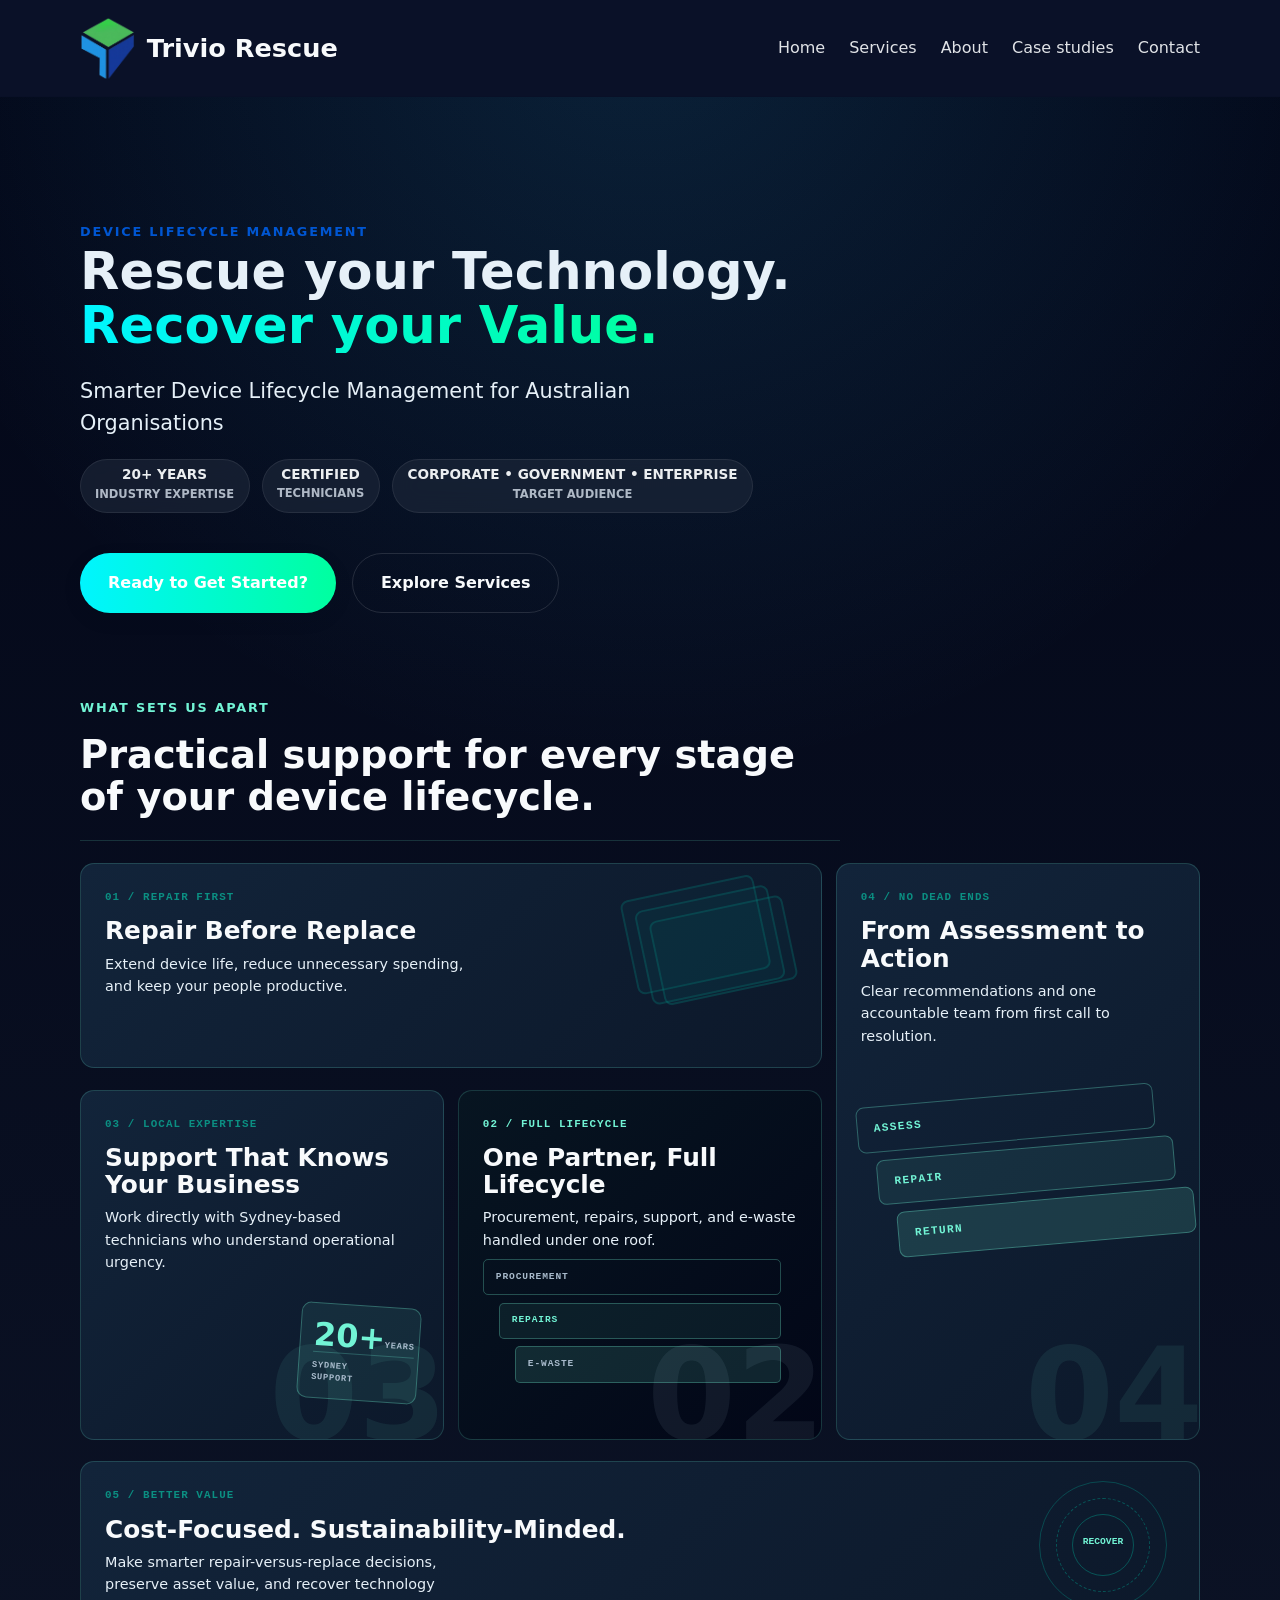
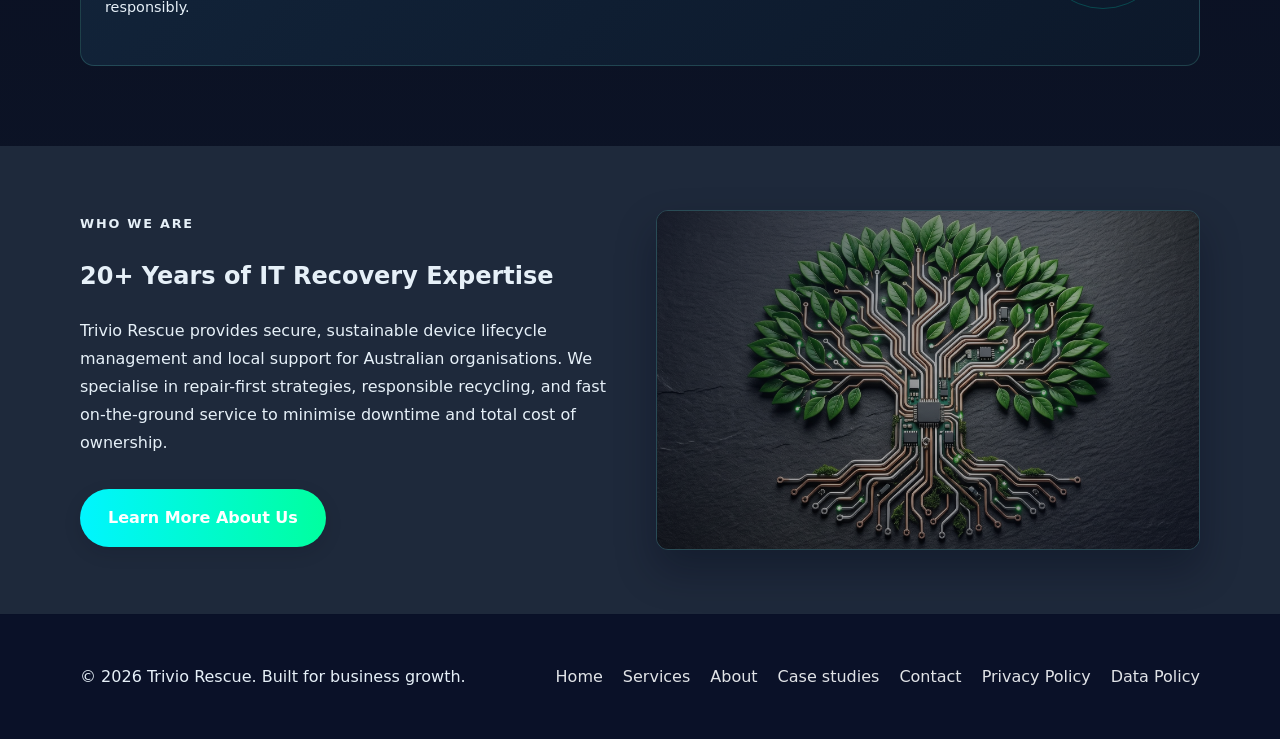
<file: index.html>
<!DOCTYPE html>
<html lang="en">
<head>
  <meta charset="UTF-8">
  <meta name="viewport" content="width=device-width, initial-scale=1.0">
  <title>Trivio Rescue | Business Solutions</title>
  <link rel="icon" type="image/png" href="/logo.png">
  <meta name="description" content="Trivio Rescue delivers expert business services, modern web strategy, and reliable support to help your company grow.">
  <link rel="canonical" href="https://www.triviorescue.com/">
  <meta property="og:title" content="Trivio Rescue | Business Solutions">
  <meta property="og:description" content="Trivio Rescue delivers expert business services, modern web strategy, and reliable support to help your company grow.">
  <meta property="og:type" content="website">
  <meta property="og:url" content="https://www.triviorescue.com/">
  <meta name="twitter:card" content="summary">
  <script type="application/ld+json">
  {
    "@context": "https://schema.org",
    "@type": "Organization",
    "name": "Trivio Rescue",
    "url": "https://www.triviorescue.com/"
  }
  </script>
  <link rel="stylesheet" href="/assets/css/styles.css">
</head>
<body>
  <div data-include="/partials/header.html"></div>

  <main id="content">
    <section class="hero">
      <div class="container hero-grid">
        <div class="reveal" style="transition-delay:0s">
          <span class="eyebrow">Device lifecycle management</span>
          <h1>Rescue your Technology. <span class="gradient-text">Recover your Value.</span></h1>
          <p class="lead">Smarter Device Lifecycle Management for Australian Organisations</p>

          <div class="trust-indicators reveal" style="transition-delay:0.08s">
            <div class="trust-item">
              <strong>20+ YEARS</strong>
              <span>INDUSTRY EXPERTISE</span>
            </div>
            <div class="trust-item">
              <strong>CERTIFIED</strong>
              <span>TECHNICIANS</span>
            </div>
            <div class="trust-item">
              <strong>CORPORATE • GOVERNMENT • ENTERPRISE</strong>
              <span>TARGET AUDIENCE</span>
            </div>
          </div>

          <div class="hero-actions">
            <a href="/contact" class="btn btn-primary">Ready to Get Started?</a>
            <a href="/services" class="btn btn-secondary">Explore Services</a>
          </div>
        </div>

        <div class="value-bento reveal" style="transition-delay:0.16s">
          <div class="bento-heading">
            <p class="eyebrow">What sets us apart</p>
            <h2>Practical support for every stage of your device lifecycle.</h2>
          </div>

          <article class="bento-tile bento-tile-wide bento-tile-light bento-tile-position-1">
            <div class="bento-copy">
              <span class="bento-label">01 / Repair first</span>
              <h3>Repair Before Replace</h3>
              <p>Extend device life, reduce unnecessary spending, and keep your people productive.</p>
            </div>
            <div class="bento-visual bento-visual-device" aria-hidden="true"><span></span><i></i><b></b></div>
          </article>

          <article class="bento-tile bento-tile-dark bento-tile-position-2">
            <div class="bento-copy">
              <span class="bento-label">02 / Full lifecycle</span>
              <h3>One Partner, Full Lifecycle</h3>
              <p>Procurement, repairs, support, and e-waste handled under one roof.</p>
            </div>
            <div class="bento-visual bento-visual-network" aria-hidden="true"><span>PROCUREMENT</span><span>REPAIRS</span><span>E-WASTE</span></div>
            <span class="bento-number" aria-hidden="true">02</span>
          </article>

          <article class="bento-tile bento-tile-light bento-tile-position-3">
            <div class="bento-copy">
              <span class="bento-label">03 / Local expertise</span>
              <h3>Support That Knows Your Business</h3>
              <p>Work directly with Sydney-based technicians who understand operational urgency.</p>
            </div>
            <div class="bento-visual bento-visual-support" aria-hidden="true"><strong>20+</strong><span>YEARS</span><i>SYDNEY<br>SUPPORT</i></div>
            <span class="bento-number" aria-hidden="true">03</span>
          </article>

          <article class="bento-tile bento-tile-tall bento-tile-light bento-tile-position-4">
            <div class="bento-copy">
              <span class="bento-label">04 / No dead ends</span>
              <h3>From Assessment to Action</h3>
              <p>Clear recommendations and one accountable team from first call to resolution.</p>
            </div>
            <div class="bento-visual bento-visual-stack" aria-hidden="true"><span>ASSESS</span><span>REPAIR</span><span>RETURN</span></div>
            <span class="bento-number" aria-hidden="true">04</span>
          </article>

          <article class="bento-tile bento-tile-wide bento-tile-light bento-tile-sustainability bento-tile-position-5">
            <div class="bento-copy">
              <span class="bento-label">05 / Better value</span>
              <h3>Cost-Focused. Sustainability-Minded.</h3>
              <p>Make smarter repair-versus-replace decisions, preserve asset value, and recover technology responsibly.</p>
            </div>
            <div class="bento-visual bento-visual-orbit" aria-hidden="true"><span>RECOVER</span><i></i></div>
          </article>
        </div>
      </div>
    </section>

    <section class="about-preview">
      <div class="container about-grid">
        <div class="about-text reveal" style="transition-delay:0.24s">
          <p class="eyebrow">Who We Are</p>
          <h2>20+ Years of IT Recovery Expertise</h2>
          <p>Trivio Rescue provides secure, sustainable device lifecycle management and local support for Australian organisations. We specialise in repair-first strategies, responsible recycling, and fast on-the-ground service to minimise downtime and total cost of ownership.</p>
          <a href="/about" class="btn btn-primary">Learn More About Us</a>
        </div>

        <div class="about-image reveal" style="transition-delay:0.30s">
          <img src="/sr.jpg" alt="Trivio Rescue technology recovery service">
        </div>
      </div>
    </section>
  </main>

  <div data-include="/partials/footer.html"></div>

  <script src="/assets/js/script.js?v=3" defer></script>
</body>
</html>
</file>
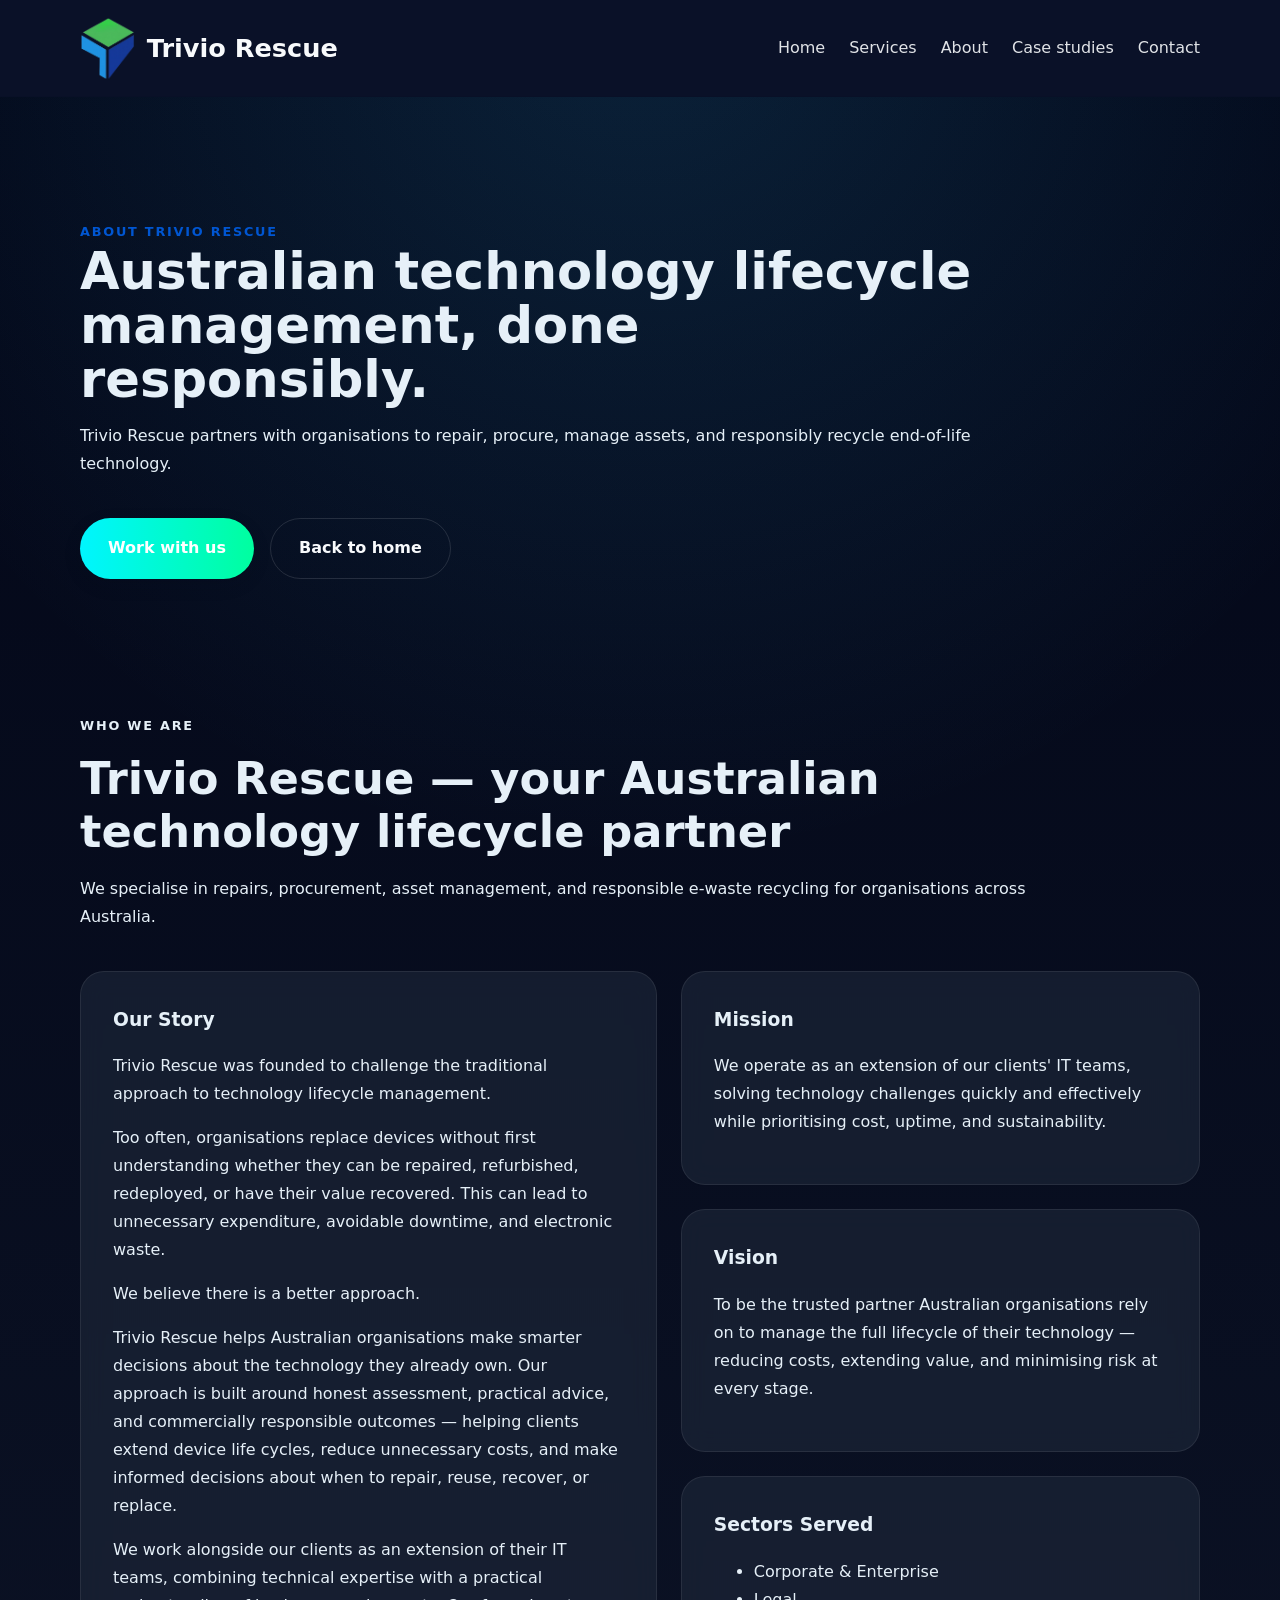
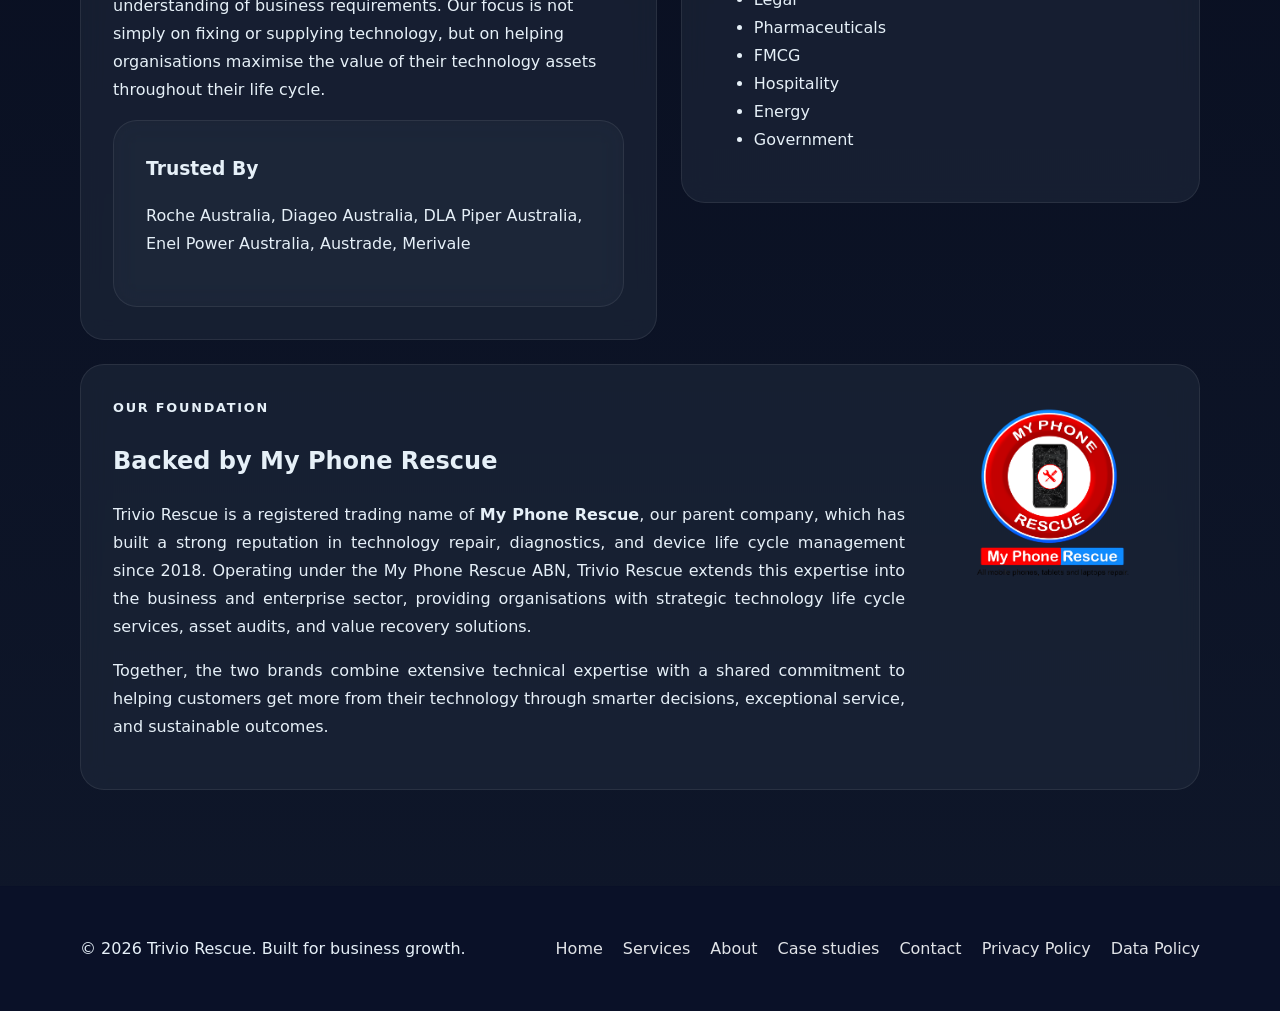
<file: about/index.html>
<!DOCTYPE html>
<html lang="en">
<head>
  <meta charset="UTF-8">
  <meta name="viewport" content="width=device-width, initial-scale=1.0">
  <title>About | Trivio Rescue</title>
  <link rel="icon" type="image/png" href="/logo.png">
  <meta name="description" content="Learn about Trivio Rescue's mission, team, and business approach.">
  <link rel="stylesheet" href="/assets/css/styles.css">
</head>
<body>
  <div data-include="/partials/header.html"></div>

  <main>
    <section class="hero">
      <div class="container hero-grid">
        <div class="reveal">
          <span class="eyebrow">About Trivio Rescue</span>
          <h1>Australian technology lifecycle management, done responsibly.</h1>
          <p>Trivio Rescue partners with organisations to repair, procure, manage assets, and responsibly recycle end-of-life technology.</p>
          <div class="hero-actions">
            <a href="/contact" class="btn btn-primary">Work with us</a>
            <a href="/" class="btn btn-secondary">Back to home</a>
          </div>
        </div>

      </div>
    </section>

    <section class="section about-section">
      <div class="container">
        <div class="section-header reveal">
          <p class="eyebrow">Who We Are</p>
          <h2>Trivio Rescue — your Australian technology lifecycle partner</h2>
          <p>We specialise in repairs, procurement, asset management, and responsible e-waste recycling for organisations across Australia.</p>
        </div>

        <div class="content-grid about-content-grid">
          <div class="card reveal">
            <h3>Our Story</h3>
            <p>Trivio Rescue was founded to challenge the traditional approach to technology lifecycle management.</p>
            <p>Too often, organisations replace devices without first understanding whether they can be repaired, refurbished, redeployed, or have their value recovered. This can lead to unnecessary expenditure, avoidable downtime, and electronic waste.</p>
            <p>We believe there is a better approach.</p>
            <p>Trivio Rescue helps Australian organisations make smarter decisions about the technology they already own. Our approach is built around honest assessment, practical advice, and commercially responsible outcomes — helping clients extend device life cycles, reduce unnecessary costs, and make informed decisions about when to repair, reuse, recover, or replace.</p>
            <p>We work alongside our clients as an extension of their IT teams, combining technical expertise with a practical understanding of business requirements. Our focus is not simply on fixing or supplying technology, but on helping organisations maximise the value of their technology assets throughout their life cycle.</p>

            <div class="about-trusted card reveal">
              <h3>Trusted By</h3>
              <p class="trusted-clients">Roche Australia, Diageo Australia, DLA Piper Australia, Enel Power Australia, Austrade, Merivale</p>
            </div>
          </div>

          <div class="about-side-column">
            <div class="card reveal">
              <h3>Mission</h3>
              <p>We operate as an extension of our clients' IT teams, solving technology challenges quickly and effectively while prioritising cost, uptime, and sustainability.</p>
            </div>

            <div class="card reveal">
              <h3>Vision</h3>
              <p>To be the trusted partner Australian organisations rely on to manage the full lifecycle of their technology — reducing costs, extending value, and minimising risk at every stage.</p>
            </div>

            <div class="about-sectors card reveal">
              <h3>Sectors Served</h3>
              <ul class="sectors-list">
                <li>Corporate & Enterprise</li>
                <li>Legal</li>
                <li>Pharmaceuticals</li>
                <li>FMCG</li>
                <li>Hospitality</li>
                <li>Energy</li>
                <li>Government</li>
              </ul>
            </div>

          </div>
        </div>

        <section class="about-backed-section card reveal">
          <div class="about-backed-copy">
            <p class="eyebrow">Our Foundation</p>
            <h2>Backed by My Phone Rescue</h2>
            <p>Trivio Rescue is a registered trading name of <strong>My Phone Rescue</strong>, our parent company, which has built a strong reputation in technology repair, diagnostics, and device life cycle management since 2018. Operating under the My Phone Rescue ABN, Trivio Rescue extends this expertise into the business and enterprise sector, providing organisations with strategic technology life cycle services, asset audits, and value recovery solutions.</p>
            <p>Together, the two brands combine extensive technical expertise with a shared commitment to helping customers get more from their technology through smarter decisions, exceptional service, and sustainable outcomes.</p>
          </div>
          <img class="about-backed-logo" src="/MyPhoneRescue%20Logo%20Background%20Removed.png" alt="My Phone Rescue logo">
        </section>

      </div>
    </section>
  </main>

  <div data-include="/partials/footer.html"></div>

  <script src="/assets/js/script.js?v=3"></script>
</body>
</html>
</file>
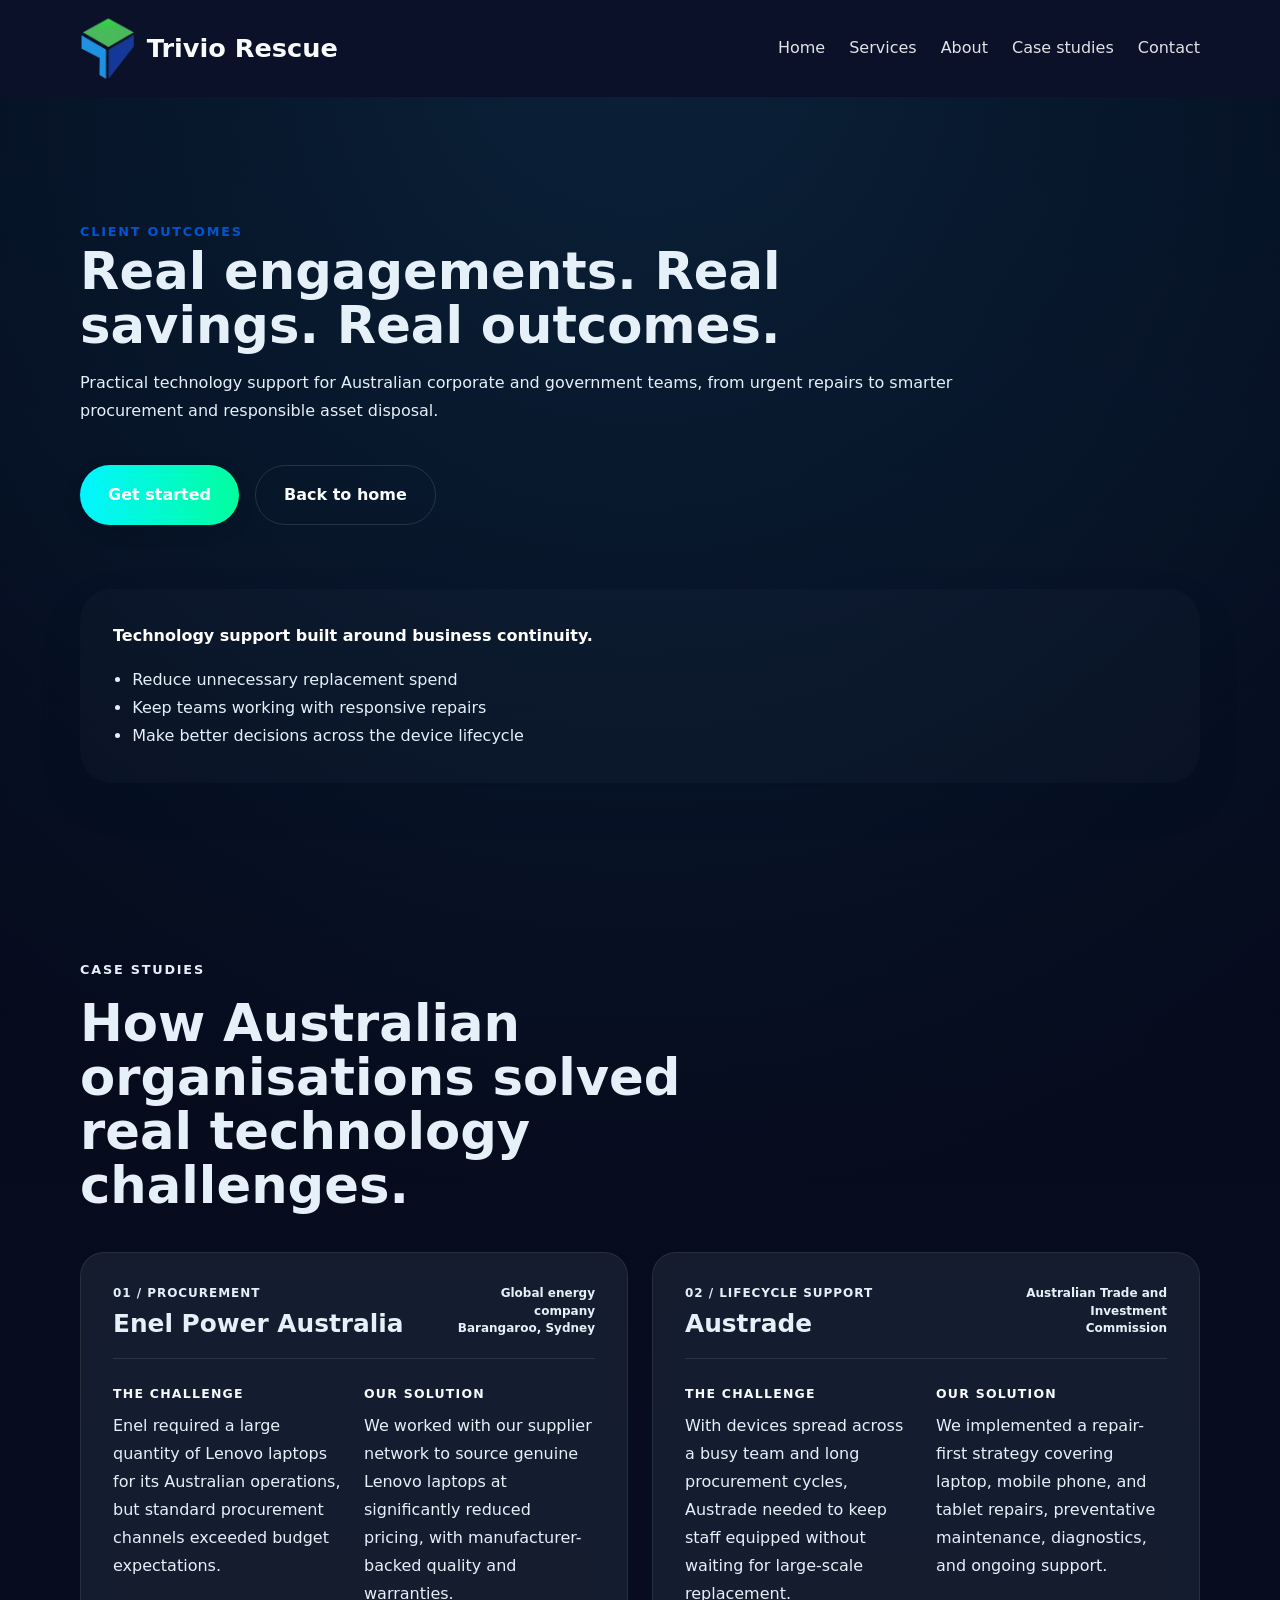
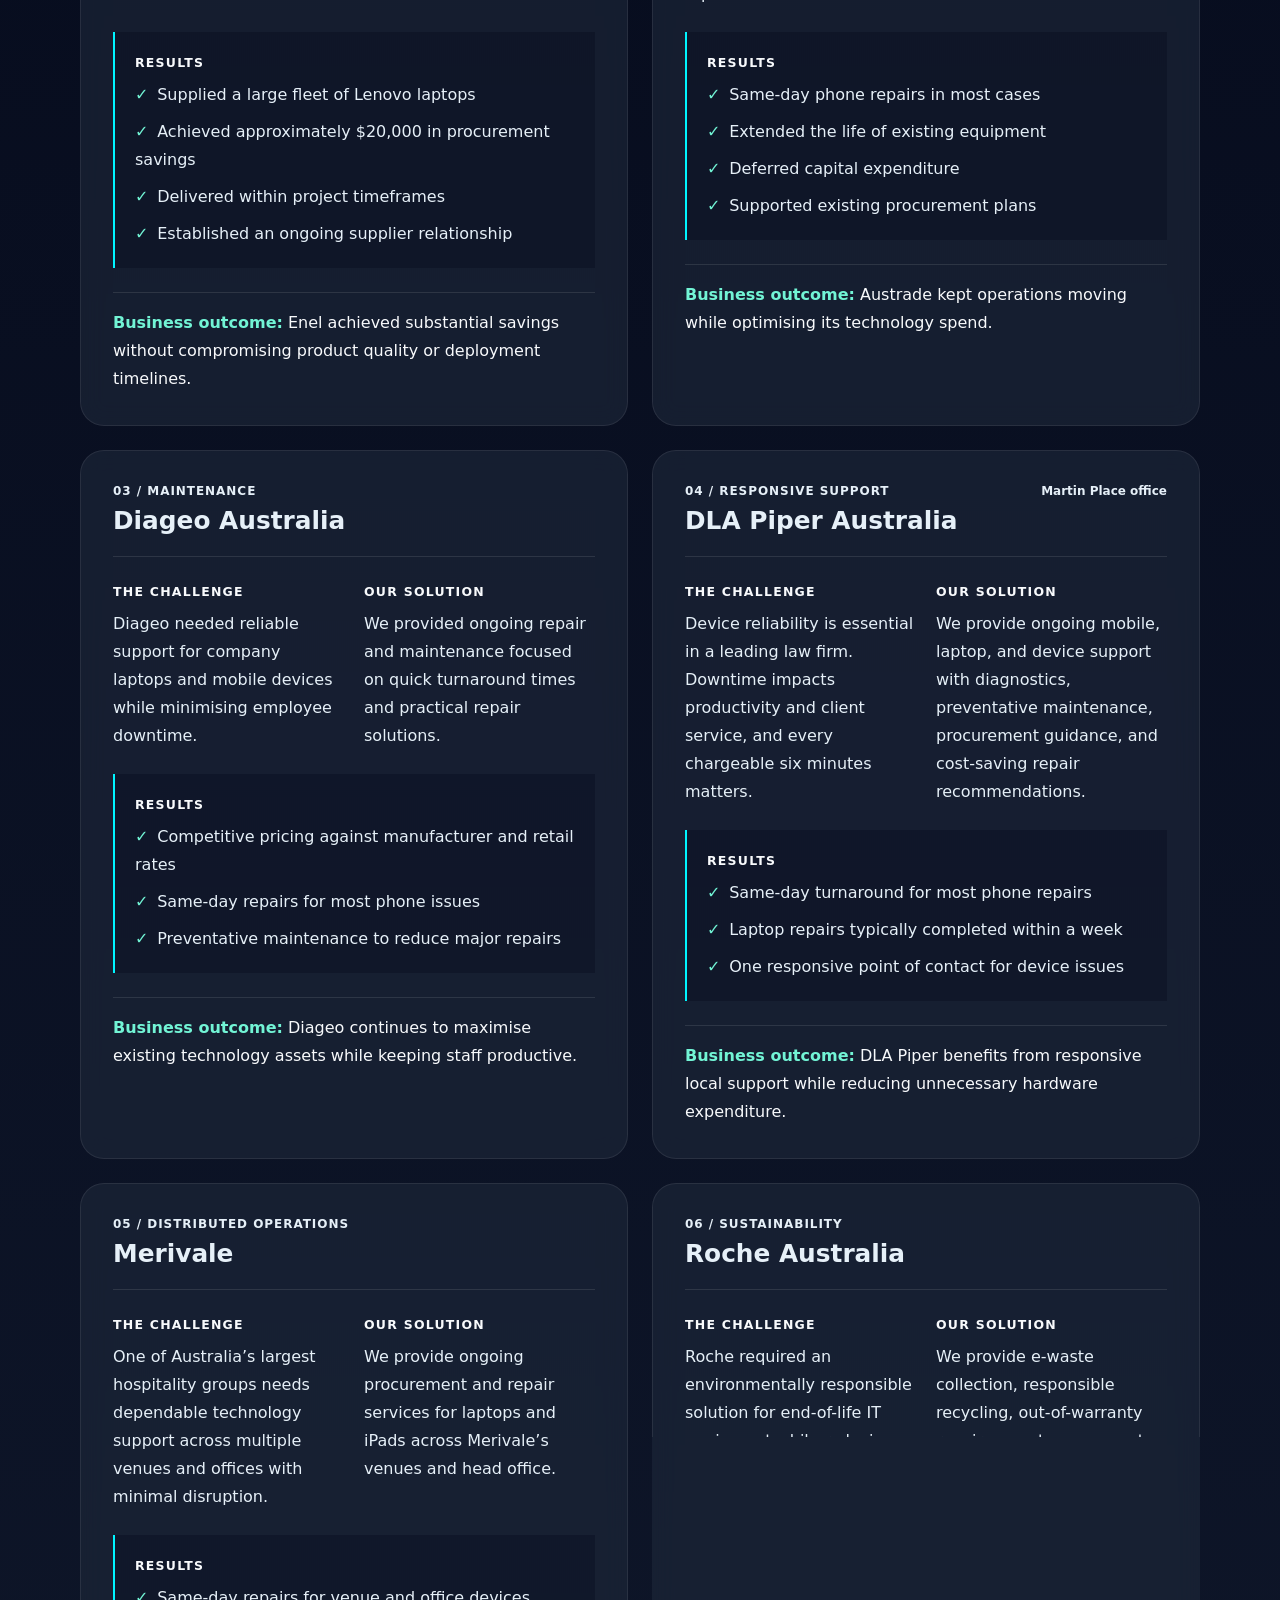
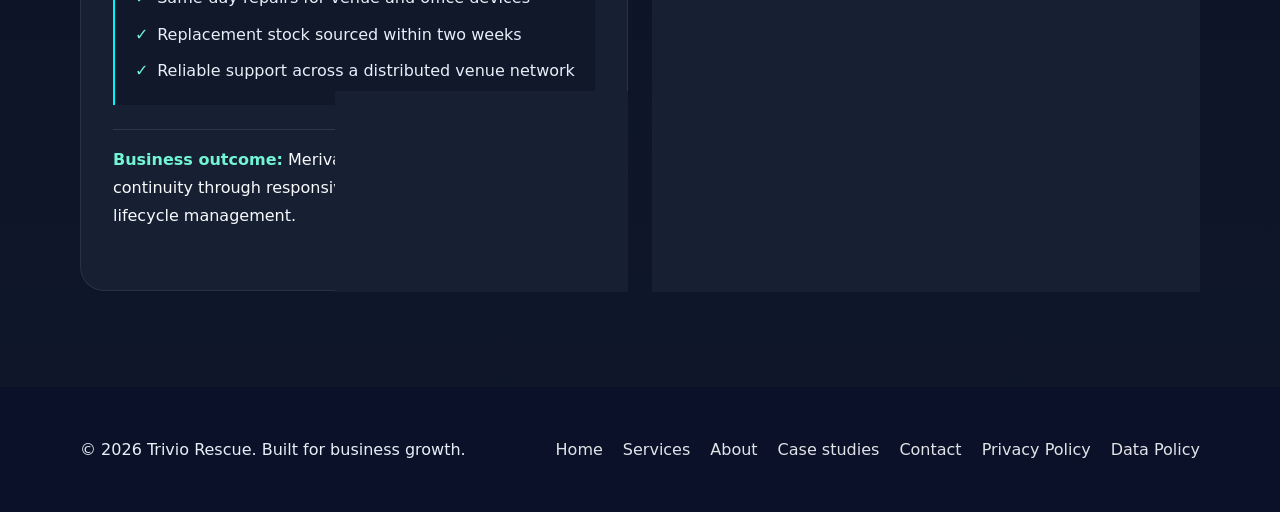
<file: case-studies/index.html>
<!DOCTYPE html>
<html lang="en">
<head>
  <meta charset="UTF-8">
  <meta name="viewport" content="width=device-width, initial-scale=1.0">
  <title>Case studies | Trivio Rescue</title>
  <link rel="icon" type="image/png" href="/logo.png">
  <meta name="description" content="See how Trivio Rescue helps Australian corporate and government teams reduce technology costs, downtime, and e-waste.">
  <link rel="stylesheet" href="/assets/css/styles.css">
</head>
<body>
  <div data-include="/partials/header.html"></div>

  <main>
    <section class="hero">
      <div class="container hero-grid">
        <div class="reveal">
          <span class="eyebrow">Client outcomes</span>
          <h1>Real engagements. Real savings. Real outcomes.</h1>
          <p>Practical technology support for Australian corporate and government teams, from urgent repairs to smarter procurement and responsible asset disposal.</p>
          <div class="hero-actions">
            <a href="/contact" class="btn btn-primary">Get started</a>
            <a href="/" class="btn btn-secondary">Back to home</a>
          </div>
        </div>
        <div class="hero-card reveal">
          <p class="stat">Technology support built around business continuity.</p>
          <ul>
            <li>Reduce unnecessary replacement spend</li>
            <li>Keep teams working with responsive repairs</li>
            <li>Make better decisions across the device lifecycle</li>
          </ul>
        </div>
      </div>
    </section>

    <section class="section testimonials-section">
      <div class="container">
        <div class="section-header reveal">
          <p class="eyebrow">Case studies</p>
          <h2>How Australian organisations solved real technology challenges.</h2>
        </div>
        <div class="testimonials-grid">
          <article class="card case-study reveal">
            <header class="case-study-header">
              <div>
                <p class="case-study-number">01 / Procurement</p>
                <h3>Enel Power Australia</h3>
              </div>
              <p class="case-study-meta">Global energy company<br>Barangaroo, Sydney</p>
            </header>
            <div class="case-study-body">
              <div><h4>The challenge</h4><p>Enel required a large quantity of Lenovo laptops for its Australian operations, but standard procurement channels exceeded budget expectations.</p></div>
              <div><h4>Our solution</h4><p>We worked with our supplier network to source genuine Lenovo laptops at significantly reduced pricing, with manufacturer-backed quality and warranties.</p></div>
            </div>
            <div class="case-study-results"><h4>Results</h4><ul><li>Supplied a large fleet of Lenovo laptops</li><li>Achieved approximately $20,000 in procurement savings</li><li>Delivered within project timeframes</li><li>Established an ongoing supplier relationship</li></ul></div>
            <p class="case-study-outcome"><strong>Business outcome:</strong> Enel achieved substantial savings without compromising product quality or deployment timelines.</p>
          </article>

          <article class="card case-study reveal">
            <header class="case-study-header"><div><p class="case-study-number">02 / Lifecycle support</p><h3>Austrade</h3></div><p class="case-study-meta">Australian Trade and<br>Investment Commission</p></header>
            <div class="case-study-body"><div><h4>The challenge</h4><p>With devices spread across a busy team and long procurement cycles, Austrade needed to keep staff equipped without waiting for large-scale replacement.</p></div><div><h4>Our solution</h4><p>We implemented a repair-first strategy covering laptop, mobile phone, and tablet repairs, preventative maintenance, diagnostics, and ongoing support.</p></div></div>
            <div class="case-study-results"><h4>Results</h4><ul><li>Same-day phone repairs in most cases</li><li>Extended the life of existing equipment</li><li>Deferred capital expenditure</li><li>Supported existing procurement plans</li></ul></div>
            <p class="case-study-outcome"><strong>Business outcome:</strong> Austrade kept operations moving while optimising its technology spend.</p>
          </article>

          <article class="card case-study reveal">
            <header class="case-study-header"><div><p class="case-study-number">03 / Maintenance</p><h3>Diageo Australia</h3></div></header>
            <div class="case-study-body"><div><h4>The challenge</h4><p>Diageo needed reliable support for company laptops and mobile devices while minimising employee downtime.</p></div><div><h4>Our solution</h4><p>We provided ongoing repair and maintenance focused on quick turnaround times and practical repair solutions.</p></div></div>
            <div class="case-study-results"><h4>Results</h4><ul><li>Competitive pricing against manufacturer and retail rates</li><li>Same-day repairs for most phone issues</li><li>Preventative maintenance to reduce major repairs</li></ul></div>
            <p class="case-study-outcome"><strong>Business outcome:</strong> Diageo continues to maximise existing technology assets while keeping staff productive.</p>
          </article>

          <article class="card case-study reveal">
            <header class="case-study-header"><div><p class="case-study-number">04 / Responsive support</p><h3>DLA Piper Australia</h3></div><p class="case-study-meta">Martin Place office</p></header>
            <div class="case-study-body"><div><h4>The challenge</h4><p>Device reliability is essential in a leading law firm. Downtime impacts productivity and client service, and every chargeable six minutes matters.</p></div><div><h4>Our solution</h4><p>We provide ongoing mobile, laptop, and device support with diagnostics, preventative maintenance, procurement guidance, and cost-saving repair recommendations.</p></div></div>
            <div class="case-study-results"><h4>Results</h4><ul><li>Same-day turnaround for most phone repairs</li><li>Laptop repairs typically completed within a week</li><li>One responsive point of contact for device issues</li></ul></div>
            <p class="case-study-outcome"><strong>Business outcome:</strong> DLA Piper benefits from responsive local support while reducing unnecessary hardware expenditure.</p>
          </article>

          <article class="card case-study reveal">
            <header class="case-study-header"><div><p class="case-study-number">05 / Distributed operations</p><h3>Merivale</h3></div></header>
            <div class="case-study-body"><div><h4>The challenge</h4><p>One of Australia’s largest hospitality groups needs dependable technology support across multiple venues and offices with minimal disruption.</p></div><div><h4>Our solution</h4><p>We provide ongoing procurement and repair services for laptops and iPads across Merivale’s venues and head office.</p></div></div>
            <div class="case-study-results"><h4>Results</h4><ul><li>Same-day repairs for venue and office devices</li><li>Replacement stock sourced within two weeks</li><li>Reliable support across a distributed venue network</li></ul></div>
            <p class="case-study-outcome"><strong>Business outcome:</strong> Merivale maintains operational continuity through responsive support and practical lifecycle management.</p>
          </article>

          <article class="card case-study reveal">
            <header class="case-study-header"><div><p class="case-study-number">06 / Sustainability</p><h3>Roche Australia</h3></div></header>
            <div class="case-study-body"><div><h4>The challenge</h4><p>Roche required an environmentally responsible solution for end-of-life IT equipment while reducing the cost of replacing out-of-warranty devices.</p></div><div><h4>Our solution</h4><p>We provide e-waste collection, responsible recycling, out-of-warranty repairs, asset assessment, and refurbishment where economically viable.</p></div></div>
            <div class="case-study-results"><h4>Results</h4><ul><li>Competitive repair pricing against replacement cost</li><li>Responsible recycling supporting sustainability commitments</li><li>Device-by-device repair or disposal assessment</li></ul></div>
            <p class="case-study-outcome"><strong>Business outcome:</strong> Roche combines environmental responsibility with measurable savings through smarter asset lifecycle management.</p>
          </article>
        </div>
      </div>
    </section>
  </main>

  <div data-include="/partials/footer.html"></div>

  <script src="/assets/js/script.js?v=3"></script>
</body>
</html>
</file>
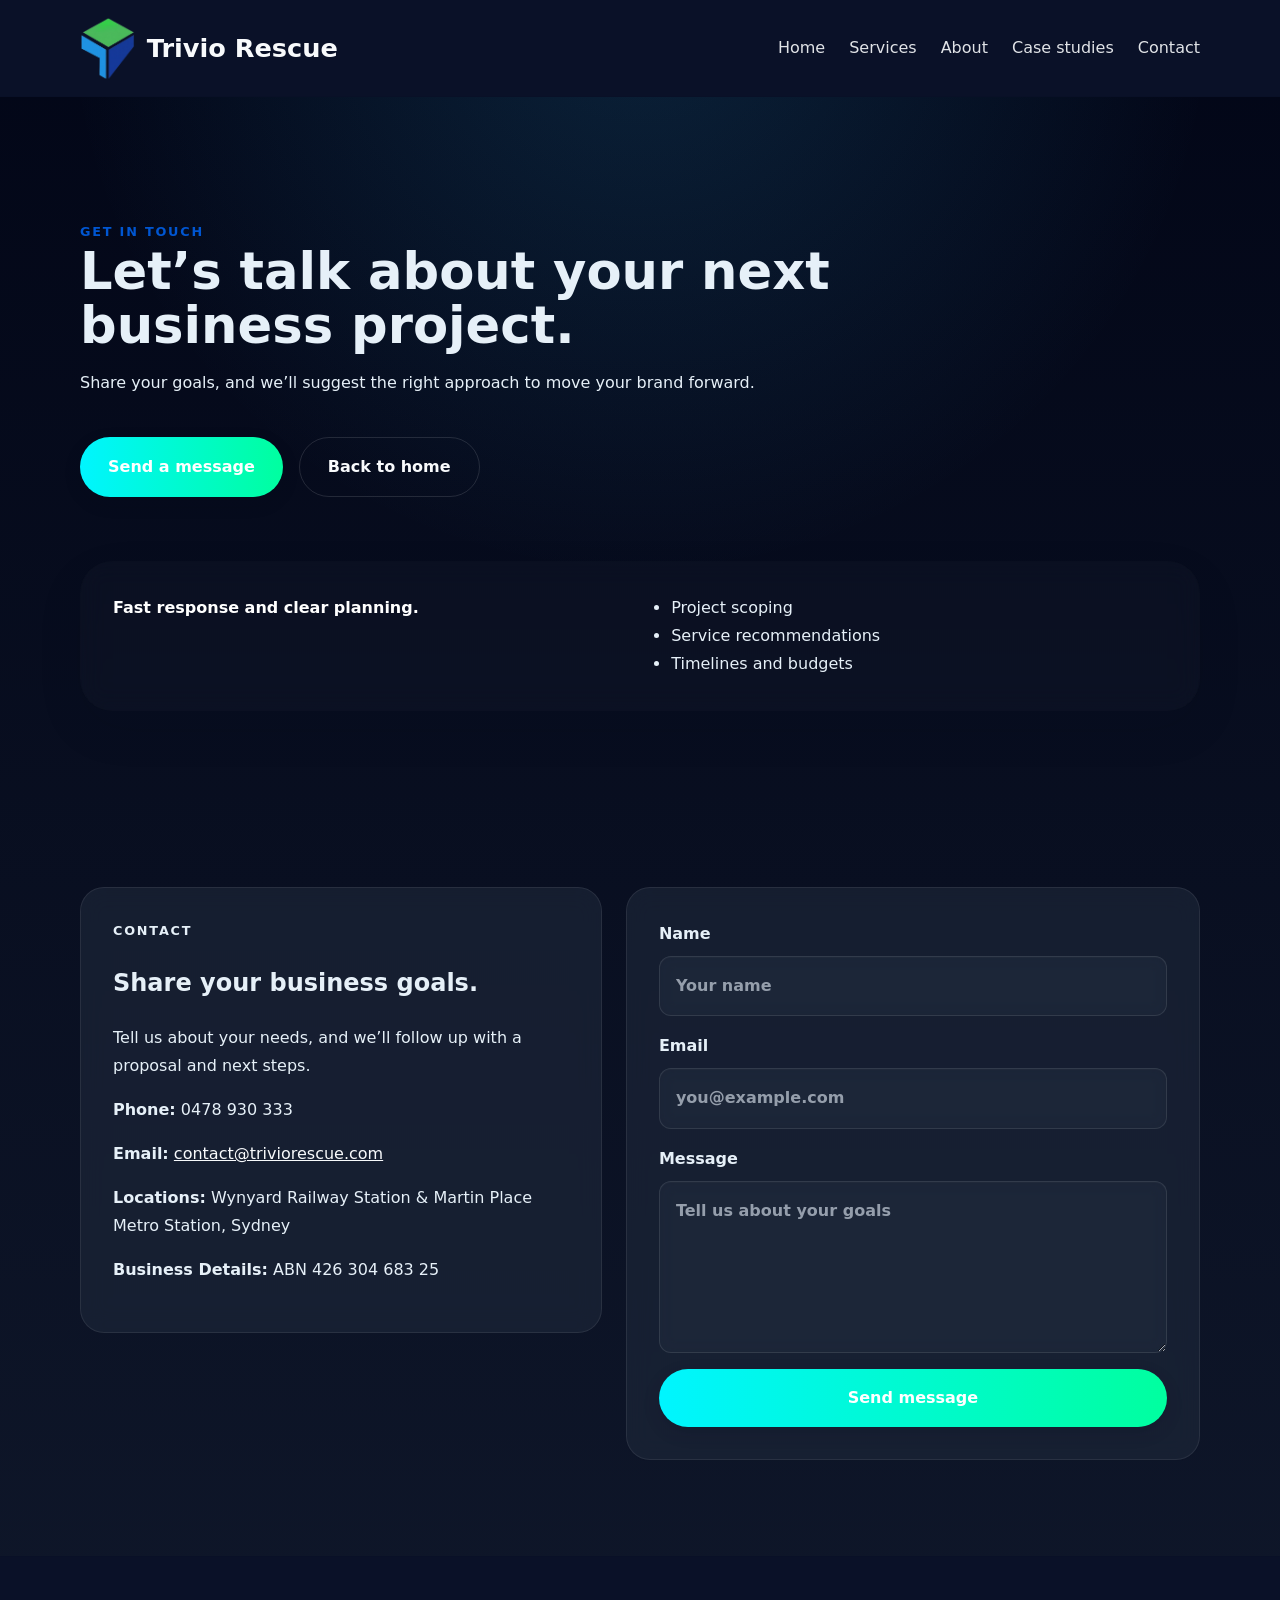
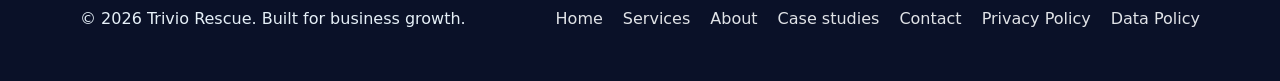
<file: contact/index.html>
<!DOCTYPE html>
<html lang="en">
<head>
  <meta charset="UTF-8">
  <meta name="viewport" content="width=device-width, initial-scale=1.0">
  <title>Contact | Trivio Rescue</title>
  <link rel="icon" type="image/png" href="/logo.png">
  <meta name="description" content="Contact Trivio Rescue for business services, website projects, and operational support.">
  <link rel="stylesheet" href="/assets/css/styles.css">
</head>
<body>
  <div data-include="/partials/header.html"></div>

  <main>
    <section class="hero">
      <div class="container hero-grid">
        <div class="reveal">
          <span class="eyebrow">Get in touch</span>
          <h1>Let’s talk about your next business project.</h1>
          <p>Share your goals, and we’ll suggest the right approach to move your brand forward.</p>
          <div class="hero-actions">
            <a href="#contact-form" class="btn btn-primary">Send a message</a>
            <a href="/" class="btn btn-secondary">Back to home</a>
          </div>
        </div>
        <div class="hero-card value-prop-card reveal">
          <p class="stat">Fast response and clear planning.</p>
          <ul>
            <li>Project scoping</li>
            <li>Service recommendations</li>
            <li>Timelines and budgets</li>
          </ul>
        </div>
      </div>
    </section>

    <section id="contact-form" class="section contact-section">
      <div class="container contact-grid">
        <div class="card reveal">
          <p class="eyebrow">Contact</p>
          <h2>Share your business goals.</h2>
          <p>Tell us about your needs, and we’ll follow up with a proposal and next steps.</p>
          <div class="contact-details">
            <p><strong>Phone:</strong> 0478 930 333</p>
            <p><strong>Email:</strong> <a href="mailto:contact@triviorescue.com">contact@triviorescue.com</a></p>
            <p><strong>Locations:</strong> Wynyard Railway Station &amp; Martin Place Metro Station, Sydney</p>
            <p><strong>Business Details:</strong> ABN 426 304 683 25</p>
          </div>
        </div>

        <form id="contact-form" class="contact-form card reveal" action="https://formspree.io/f/xeajnlpw" method="POST">
          <div id="form-success" class="form-success" style="display:none;margin-bottom:1rem;padding:0.75rem;border-radius:6px;background:#e6ffed;color:#064e3b">Thanks — your message was sent. We’ll respond shortly.</div>

          <input type="hidden" name="_subject" value="Website enquiry - Trivio Rescue">
          <input type="hidden" name="_next" value="/contact/?success=1">

          <label>
            Name
            <input type="text" name="name" placeholder="Your name" required>
          </label>
          <label>
            Email
            <input type="email" name="email" placeholder="you@example.com" required>
          </label>
          <label>
            Message
            <textarea name="message" rows="5" placeholder="Tell us about your goals" required></textarea>
          </label>
          <button type="submit" class="btn btn-primary">Send message</button>
        </form>
        <!-- Disclaimer removed per request -->
      </div>
    </section>
  </main>

  <div data-include="/partials/footer.html"></div>

  <script>
  // Show simple success message when redirected back with ?success=1
  document.addEventListener('DOMContentLoaded', function(){
    try {
      var params = new URLSearchParams(window.location.search);
      if (params.get('success') === '1') {
        var el = document.getElementById('form-success');
        if (el) el.style.display = 'block';
        // remove query string without reloading
        if (history.replaceState) history.replaceState(null, '', window.location.pathname);
      }
    } catch (e) {
      // ignore
    }
  });
  </script>
  <script src="/assets/js/script.js?v=4"></script>
</body>
</html>
</file>
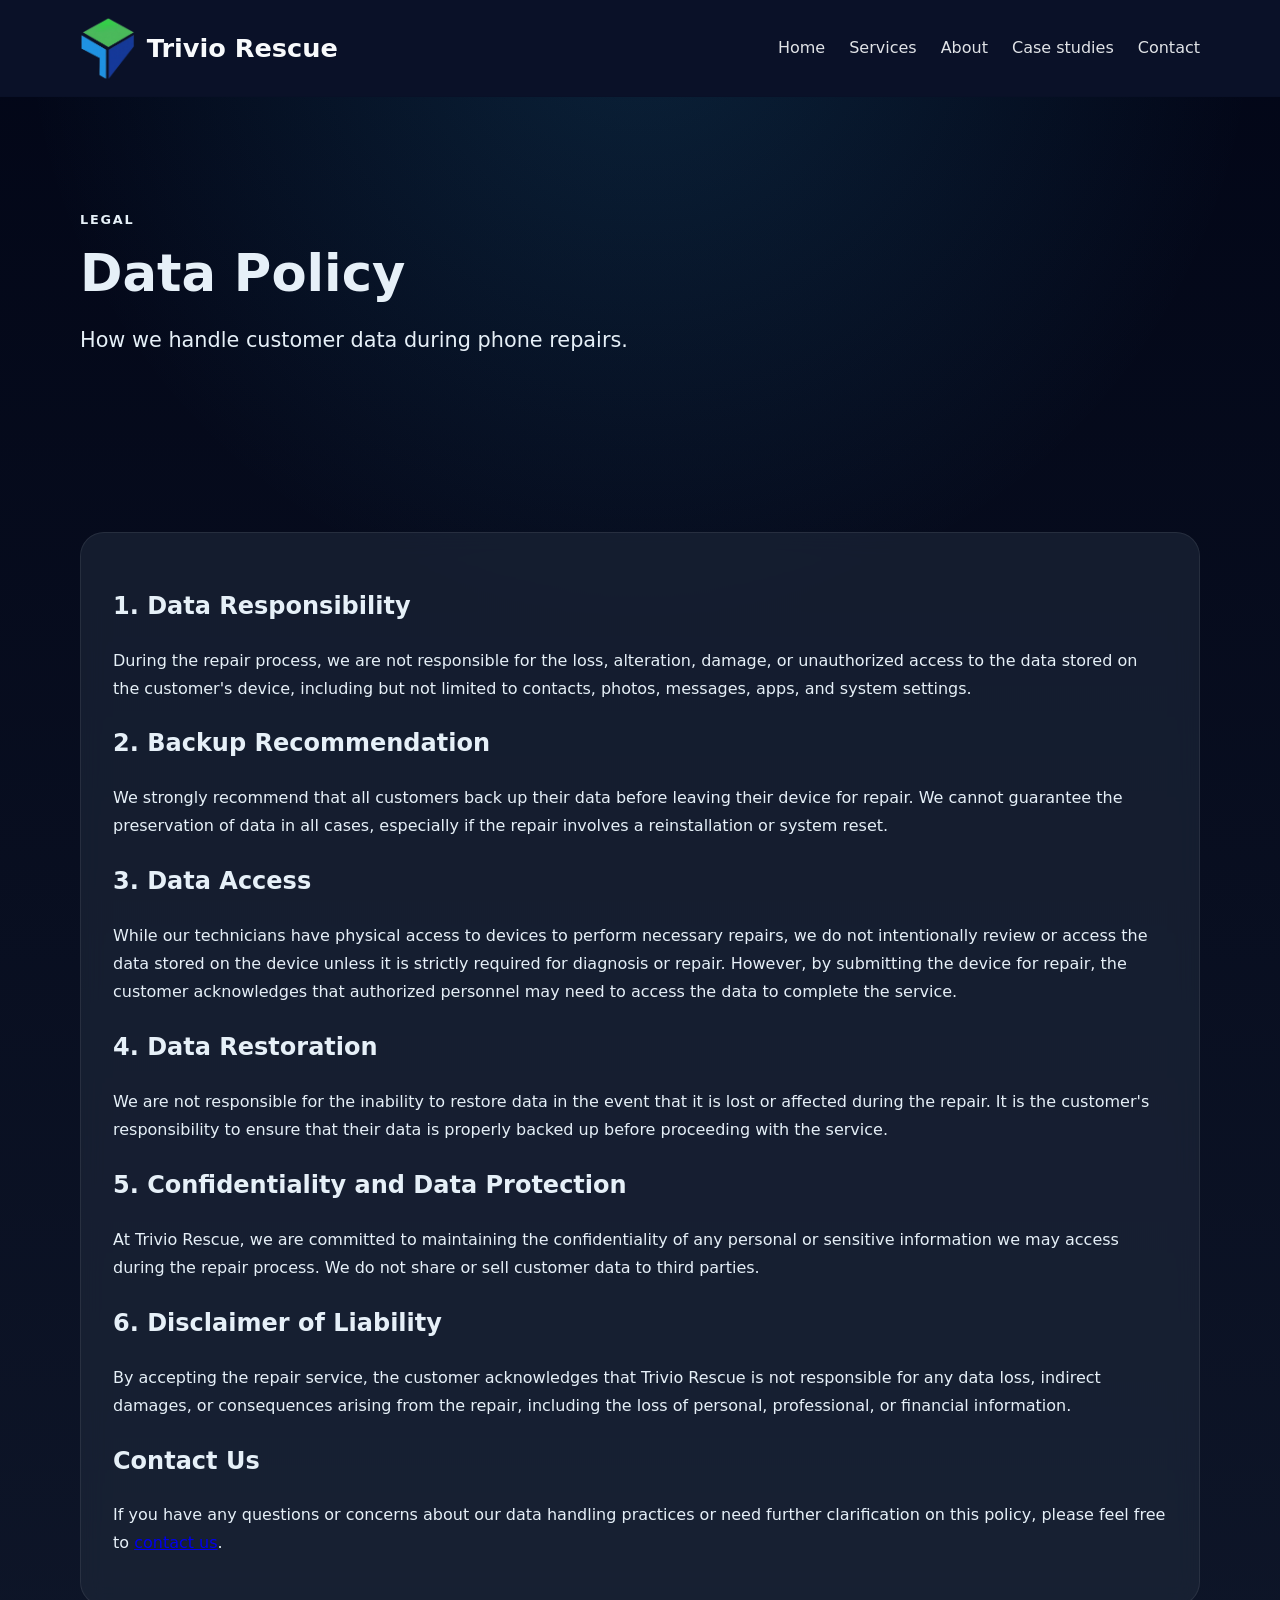
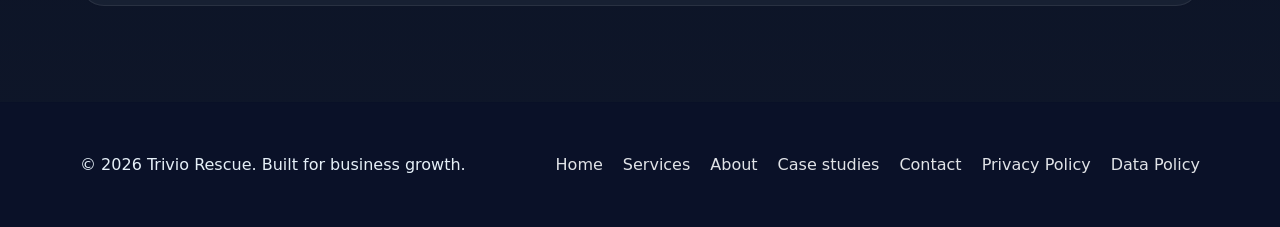
<file: data-policy/index.html>
<!DOCTYPE html>
<html lang="en">
<head>
  <meta charset="UTF-8">
  <meta name="viewport" content="width=device-width, initial-scale=1.0">
  <title>Data Policy | Trivio Rescue</title>
  <meta name="description" content="Data Policy for Trivio Rescue.">
  <link rel="canonical" href="https://www.triviorescue.com/data-policy/">
  <meta property="og:title" content="Data Policy | Trivio Rescue">
  <meta property="og:description" content="Data Policy for Trivio Rescue.">
  <meta property="og:type" content="website">
  <meta property="og:url" content="https://www.triviorescue.com/data-policy/">
  <link rel="icon" type="image/png" href="/logo.png">
  <link rel="stylesheet" href="/assets/css/styles.css">
</head>
<body>
  <div data-include="/partials/header.html"></div>

  <main id="content">
    <section class="hero">
      <div class="container">
        <p class="eyebrow">Legal</p>
        <h1>Data Policy</h1>
        <p class="lead">How we handle customer data during phone repairs.</p>
      </div>
    </section>

    <section class="section">
      <div class="container">
        <div class="card">
          <h2>1. Data Responsibility</h2>
          <p>During the repair process, we are not responsible for the loss, alteration, damage, or unauthorized access to the data stored on the customer's device, including but not limited to contacts, photos, messages, apps, and system settings.</p>

          <h2>2. Backup Recommendation</h2>
          <p>We strongly recommend that all customers back up their data before leaving their device for repair. We cannot guarantee the preservation of data in all cases, especially if the repair involves a reinstallation or system reset.</p>

          <h2>3. Data Access</h2>
          <p>While our technicians have physical access to devices to perform necessary repairs, we do not intentionally review or access the data stored on the device unless it is strictly required for diagnosis or repair. However, by submitting the device for repair, the customer acknowledges that authorized personnel may need to access the data to complete the service.</p>

          <h2>4. Data Restoration</h2>
          <p>We are not responsible for the inability to restore data in the event that it is lost or affected during the repair. It is the customer's responsibility to ensure that their data is properly backed up before proceeding with the service.</p>

          <h2>5. Confidentiality and Data Protection</h2>
          <p>At Trivio Rescue, we are committed to maintaining the confidentiality of any personal or sensitive information we may access during the repair process. We do not share or sell customer data to third parties.</p>

          <h2>6. Disclaimer of Liability</h2>
          <p>By accepting the repair service, the customer acknowledges that Trivio Rescue is not responsible for any data loss, indirect damages, or consequences arising from the repair, including the loss of personal, professional, or financial information.</p>

          <h2>Contact Us</h2>
          <p>If you have any questions or concerns about our data handling practices or need further clarification on this policy, please feel free to <a href="/contact">contact us</a>.</p>
        </div>
      </div>
    </section>
  </main>

  <div data-include="/partials/footer.html"></div>

  <script src="/assets/js/script.js?v=3" defer></script>
</body>
</html>
</file>
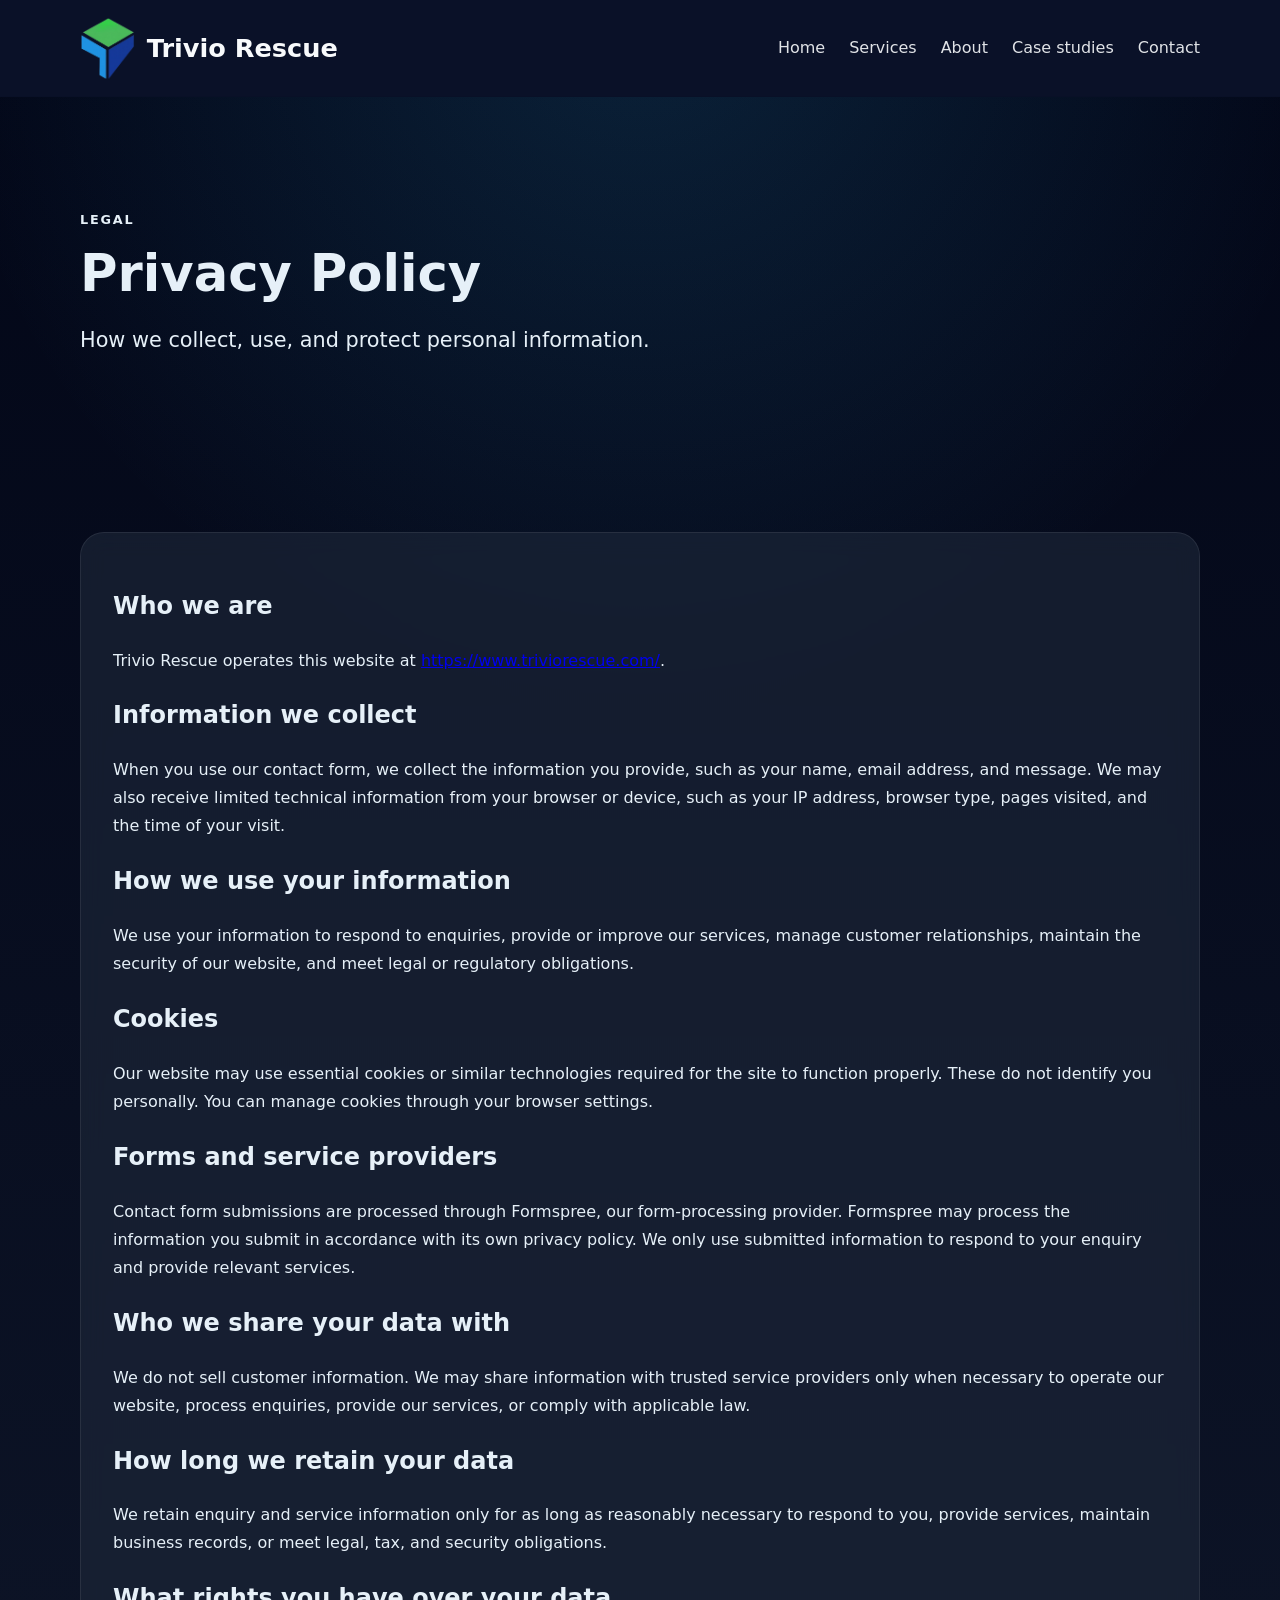
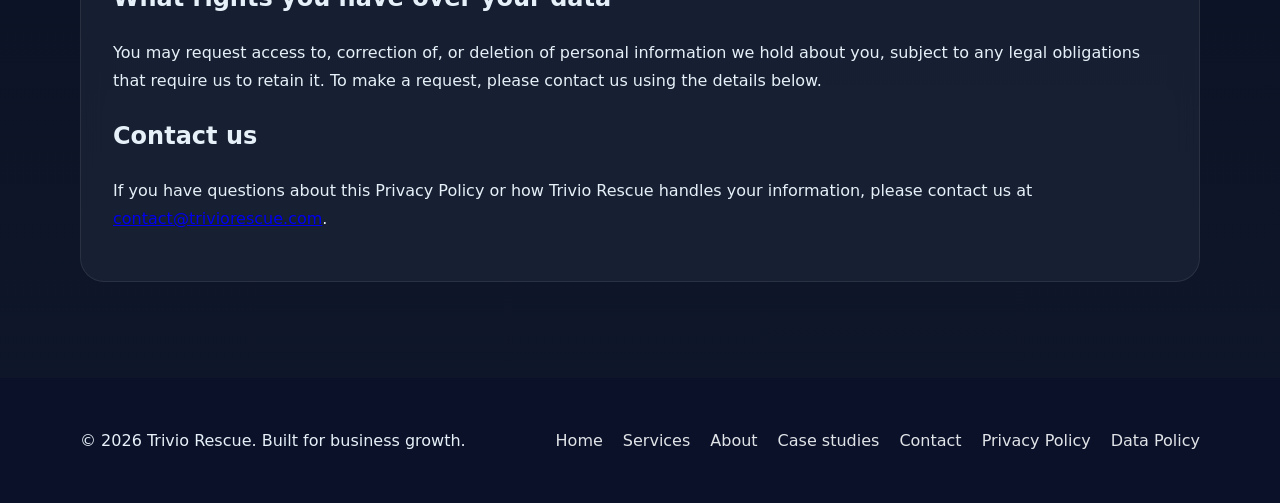
<file: privacy/index.html>
<!DOCTYPE html>
<html lang="en">
<head>
  <meta charset="UTF-8">
  <meta name="viewport" content="width=device-width, initial-scale=1.0">
  <title>Privacy Policy | Trivio Rescue</title>
  <meta name="description" content="Privacy Policy for Trivio Rescue.">
  <link rel="canonical" href="https://www.triviorescue.com/privacy/">
  <meta property="og:title" content="Privacy Policy | Trivio Rescue">
  <meta property="og:description" content="Privacy Policy for Trivio Rescue.">
  <meta property="og:type" content="website">
  <meta property="og:url" content="https://www.triviorescue.com/privacy/">
  <link rel="icon" type="image/png" href="/logo.png">
  <link rel="stylesheet" href="/assets/css/styles.css">
</head>
<body>
  <div data-include="/partials/header.html"></div>

  <main id="content">
    <section class="hero">
      <div class="container">
        <p class="eyebrow">Legal</p>
        <h1>Privacy Policy</h1>
        <p class="lead">How we collect, use, and protect personal information.</p>
      </div>
    </section>

    <section class="section">
      <div class="container">
        <div class="card">
          <h2>Who we are</h2>
          <p>Trivio Rescue operates this website at <a href="https://www.triviorescue.com/">https://www.triviorescue.com/</a>.</p>

          <h2>Information we collect</h2>
          <p>When you use our contact form, we collect the information you provide, such as your name, email address, and message. We may also receive limited technical information from your browser or device, such as your IP address, browser type, pages visited, and the time of your visit.</p>

          <h2>How we use your information</h2>
          <p>We use your information to respond to enquiries, provide or improve our services, manage customer relationships, maintain the security of our website, and meet legal or regulatory obligations.</p>

          <h2>Cookies</h2>
          <p>Our website may use essential cookies or similar technologies required for the site to function properly. These do not identify you personally. You can manage cookies through your browser settings.</p>

          <h2>Forms and service providers</h2>
          <p>Contact form submissions are processed through Formspree, our form-processing provider. Formspree may process the information you submit in accordance with its own privacy policy. We only use submitted information to respond to your enquiry and provide relevant services.</p>

          <h2>Who we share your data with</h2>
          <p>We do not sell customer information. We may share information with trusted service providers only when necessary to operate our website, process enquiries, provide our services, or comply with applicable law.</p>

          <h2>How long we retain your data</h2>
          <p>We retain enquiry and service information only for as long as reasonably necessary to respond to you, provide services, maintain business records, or meet legal, tax, and security obligations.</p>

          <h2>What rights you have over your data</h2>
          <p>You may request access to, correction of, or deletion of personal information we hold about you, subject to any legal obligations that require us to retain it. To make a request, please contact us using the details below.</p>

          <h2>Contact us</h2>
          <p>If you have questions about this Privacy Policy or how Trivio Rescue handles your information, please contact us at <a href="mailto:contact@triviorescue.com">contact@triviorescue.com</a>.</p>
        </div>
      </div>
    </section>
  </main>

  <div data-include="/partials/footer.html"></div>

  <script src="/assets/js/script.js?v=3" defer></script>
</body>
</html>
</file>
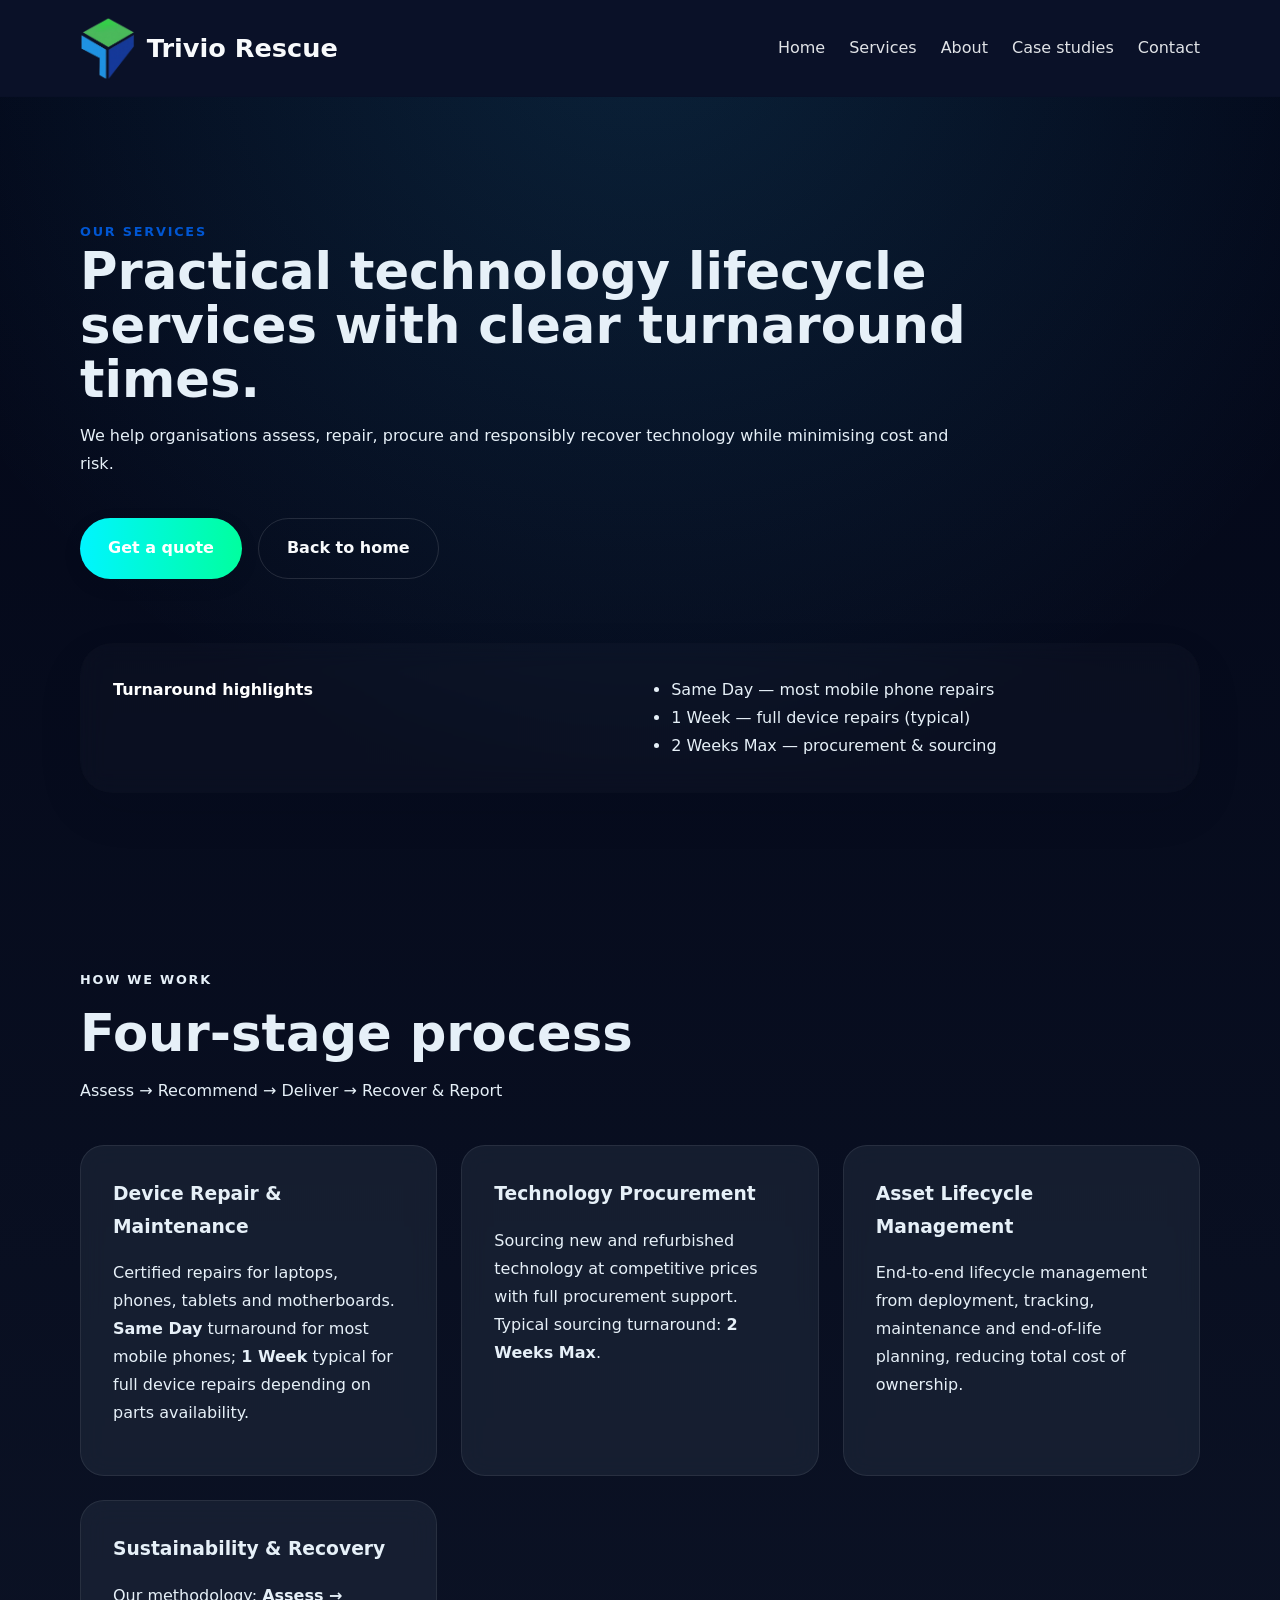
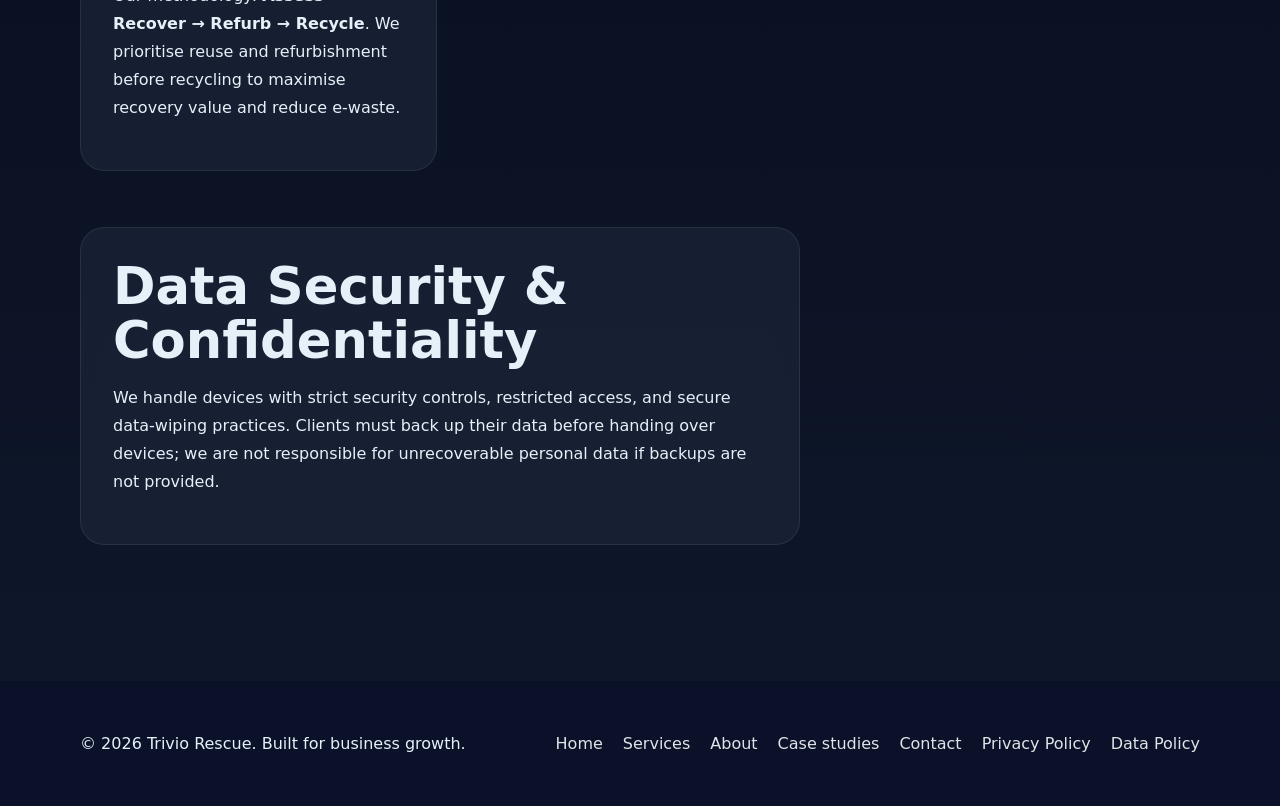
<file: services/index.html>
<!DOCTYPE html>
<html lang="en">
<head>
  <meta charset="UTF-8">
  <meta name="viewport" content="width=device-width, initial-scale=1.0">
  <title>Services | Trivio Rescue</title>
  <link rel="icon" type="image/png" href="/logo.png">
  <meta name="description" content="Explore Trivio Rescue's business services for strategy, design, and operational support.">
  <link rel="stylesheet" href="/assets/css/styles.css">
</head>
<body>
  <div data-include="/partials/header.html"></div>

  <main>
    <section class="hero">
      <div class="container hero-grid">
        <div class="reveal">
          <span class="eyebrow">Our Services</span>
          <h1>Practical technology lifecycle services with clear turnaround times.</h1>
          <p>We help organisations assess, repair, procure and responsibly recover technology while minimising cost and risk.</p>
          <div class="hero-actions">
            <a href="/contact" class="btn btn-primary">Get a quote</a>
            <a href="/" class="btn btn-secondary">Back to home</a>
          </div>
        </div>

        <div class="hero-card value-prop-card reveal">
          <p class="stat">Turnaround highlights</p>
          <ul>
            <li>Same Day — most mobile phone repairs</li>
            <li>1 Week — full device repairs (typical)</li>
            <li>2 Weeks Max — procurement & sourcing</li>
          </ul>
        </div>
      </div>
    </section>

    <section class="section services-section">
      <div class="container">
        <div class="section-header reveal">
          <p class="eyebrow">How We Work</p>
          <h2>Four-stage process</h2>
          <p>Assess → Recommend → Deliver → Recover & Report</p>
        </div>

        <div class="cards-grid">
          <article class="card reveal">
            <h3>Device Repair & Maintenance</h3>
            <p>Certified repairs for laptops, phones, tablets and motherboards. <strong>Same Day</strong> turnaround for most mobile phones; <strong>1 Week</strong> typical for full device repairs depending on parts availability.</p>
          </article>

          <article class="card reveal">
            <h3>Technology Procurement</h3>
            <p>Sourcing new and refurbished technology at competitive prices with full procurement support. Typical sourcing turnaround: <strong>2 Weeks Max</strong>.</p>
          </article>

          <article class="card reveal">
            <h3>Asset Lifecycle Management</h3>
            <p>End-to-end lifecycle management from deployment, tracking, maintenance and end-of-life planning, reducing total cost of ownership.</p>
          </article>

          <article class="card reveal">
            <h3>Sustainability & Recovery</h3>
            <p>Our methodology: <strong>Assess → Recover → Refurb → Recycle</strong>. We prioritise reuse and refurbishment before recycling to maximise recovery value and reduce e-waste.</p>
          </article>
        </div>

        <div class="section-header card reveal">
          <h2>Data Security & Confidentiality</h2>
          <p>We handle devices with strict security controls, restricted access, and secure data-wiping practices. Clients must back up their data before handing over devices; we are not responsible for unrecoverable personal data if backups are not provided.</p>
        </div>
      </div>
    </section>
  </main>

  <div data-include="/partials/footer.html"></div>

  <script src="/assets/js/script.js?v=3"></script>
</body>
</html>
</file>
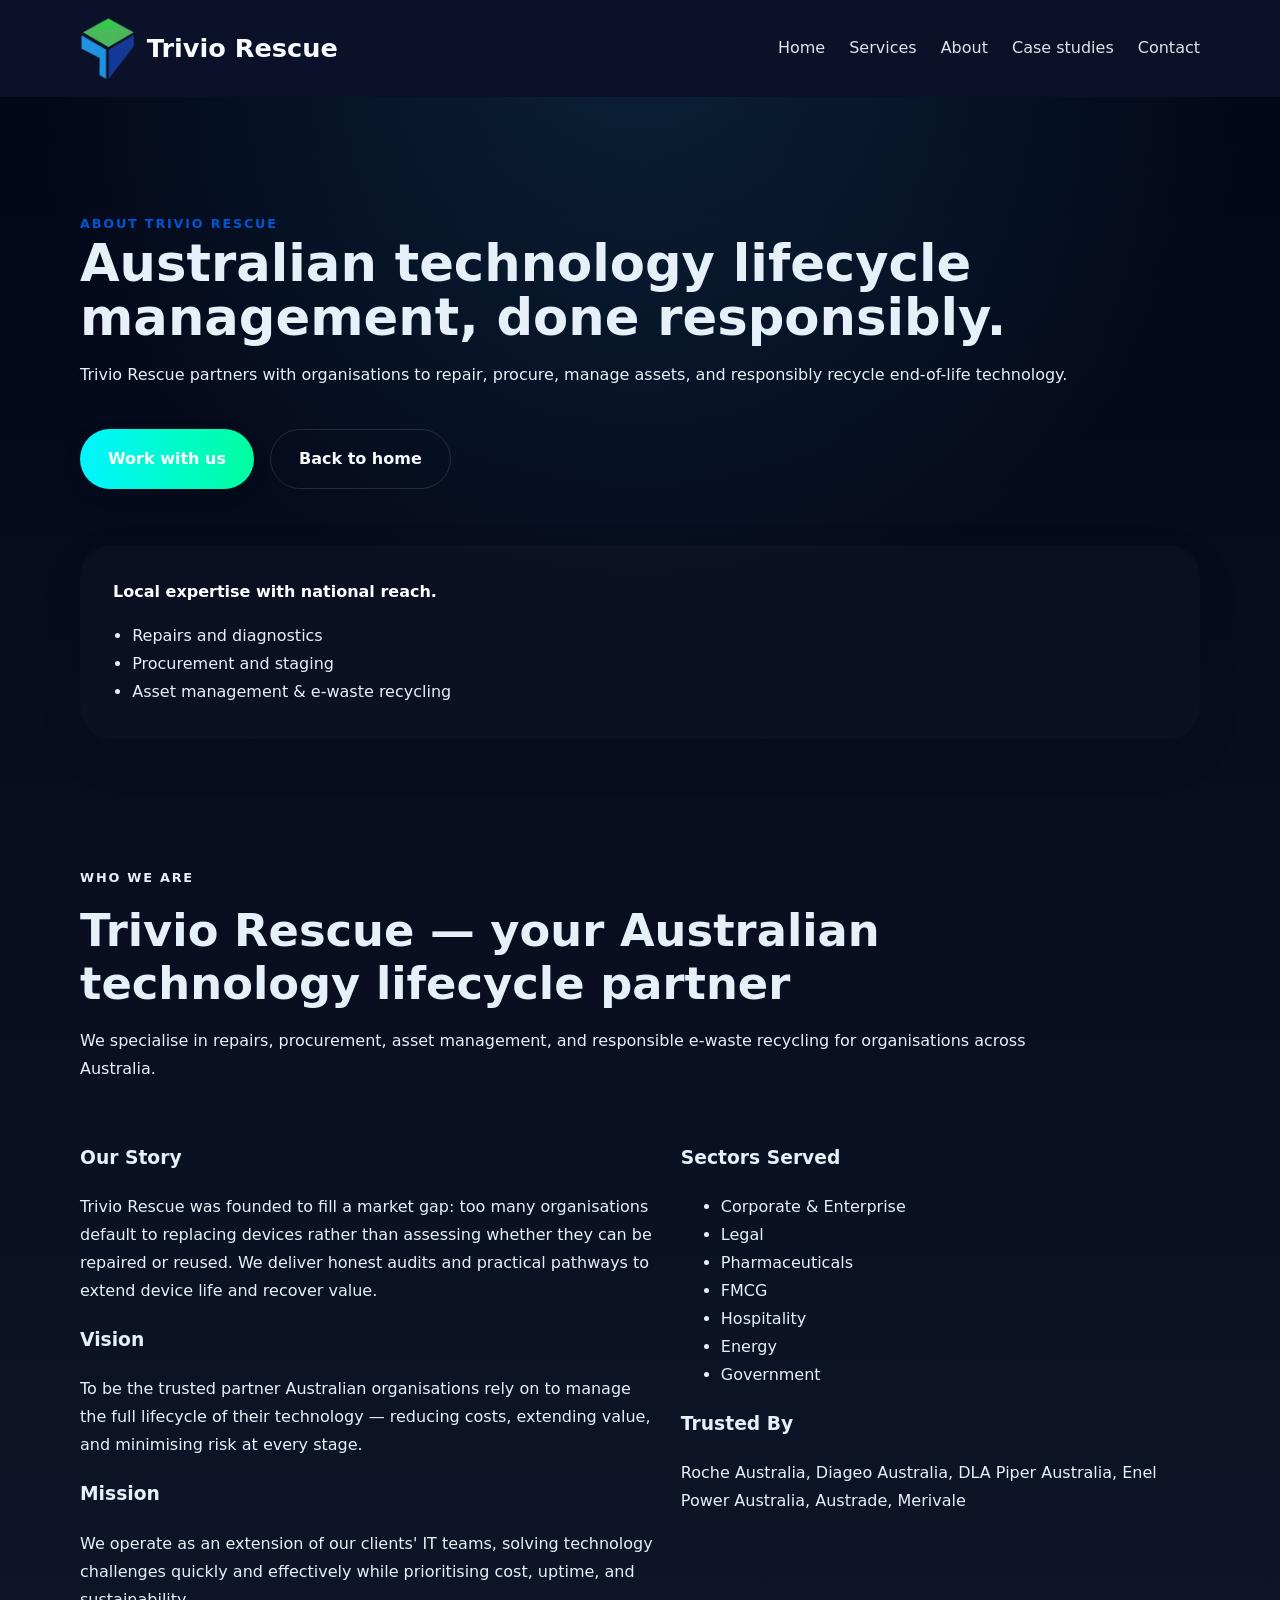
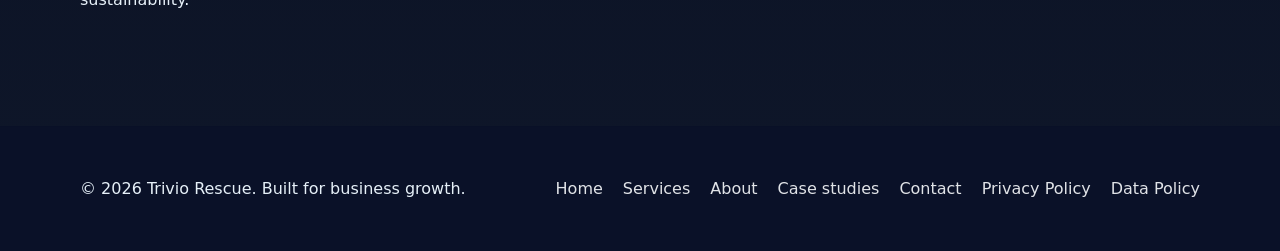
<file: about.html>
<!DOCTYPE html>
<html lang="en">
<head>
  <meta charset="UTF-8">
  <meta name="viewport" content="width=device-width, initial-scale=1.0">
  <title>About | Trivio Rescue</title>
  <meta name="description" content="Learn about Trivio Rescue's mission, team, and business approach.">
  <link rel="stylesheet" href="assets/css/styles.css">
</head>
<body>
  <div data-include="partials/header.html"></div>

  <main>
    <section class="hero">
      <div class="container hero-grid">
        <div>
          <span class="eyebrow">About Trivio Rescue</span>
          <h1>Australian technology lifecycle management, done responsibly.</h1>
          <p>Trivio Rescue partners with organisations to repair, procure, manage assets, and responsibly recycle end-of-life technology.</p>
          <div class="hero-actions">
            <a href="contact.html" class="btn btn-primary">Work with us</a>
            <a href="index.html" class="btn btn-secondary">Back to home</a>
          </div>
        </div>

        <div class="hero-card">
          <p class="stat">Local expertise with national reach.</p>
          <ul>
            <li>Repairs and diagnostics</li>
            <li>Procurement and staging</li>
            <li>Asset management & e-waste recycling</li>
          </ul>
        </div>
      </div>
    </section>

    <section class="section about-section">
      <div class="container">
        <div class="section-header">
          <p class="eyebrow">Who We Are</p>
          <h2>Trivio Rescue — your Australian technology lifecycle partner</h2>
          <p>We specialise in repairs, procurement, asset management, and responsible e-waste recycling for organisations across Australia.</p>
        </div>

        <div class="content-grid">
          <div>
            <h3>Our Story</h3>
            <p>Trivio Rescue was founded to fill a market gap: too many organisations default to replacing devices rather than assessing whether they can be repaired or reused. We deliver honest audits and practical pathways to extend device life and recover value.</p>

            <h3>Vision</h3>
            <p>To be the trusted partner Australian organisations rely on to manage the full lifecycle of their technology — reducing costs, extending value, and minimising risk at every stage.</p>

            <h3>Mission</h3>
            <p>We operate as an extension of our clients' IT teams, solving technology challenges quickly and effectively while prioritising cost, uptime, and sustainability.</p>
          </div>

          <div>
            <h3>Sectors Served</h3>
            <ul class="sectors-list">
              <li>Corporate & Enterprise</li>
              <li>Legal</li>
              <li>Pharmaceuticals</li>
              <li>FMCG</li>
              <li>Hospitality</li>
              <li>Energy</li>
              <li>Government</li>
            </ul>

            <h3>Trusted By</h3>
            <p class="trusted-clients">Roche Australia, Diageo Australia, DLA Piper Australia, Enel Power Australia, Austrade, Merivale</p>
          </div>
        </div>
      </div>
    </section>
  </main>

  <div data-include="partials/footer.html"></div>

  <script src="assets/js/script.js"></script>
</body>
</html>
</file>
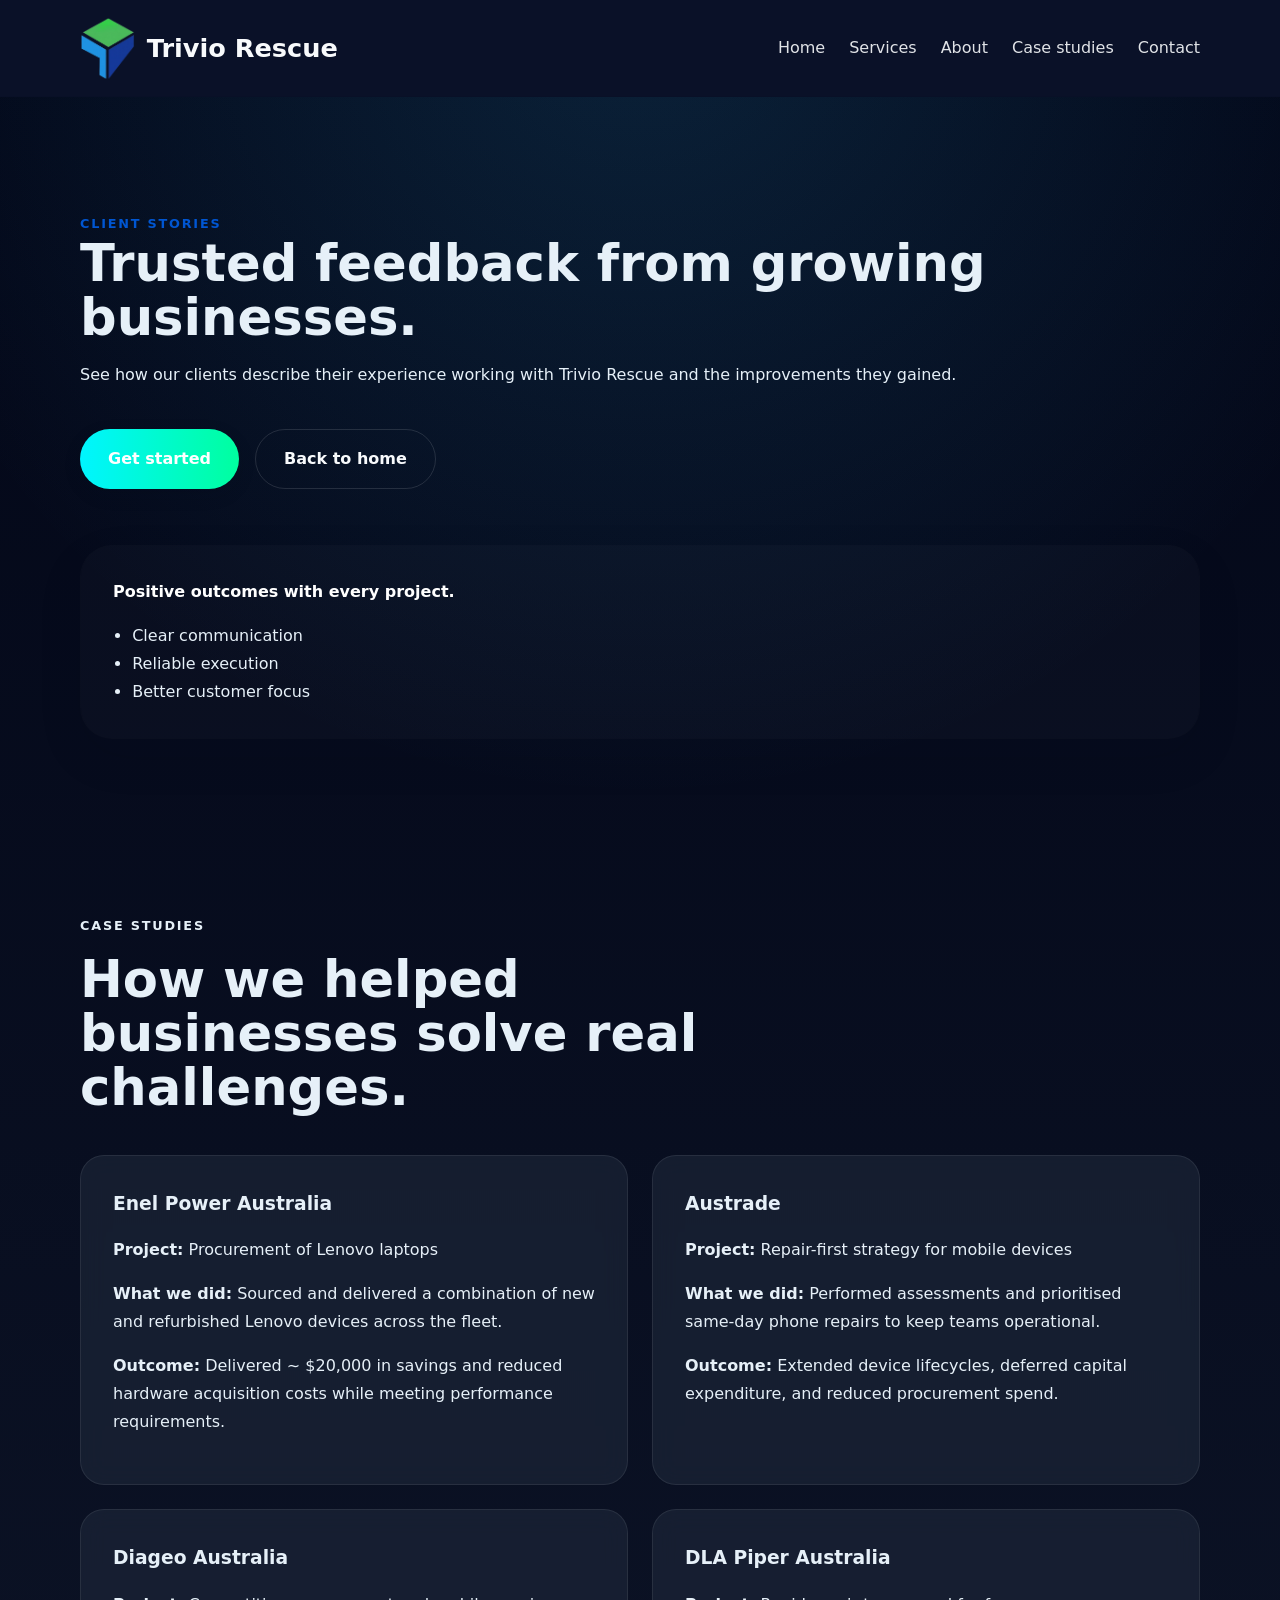
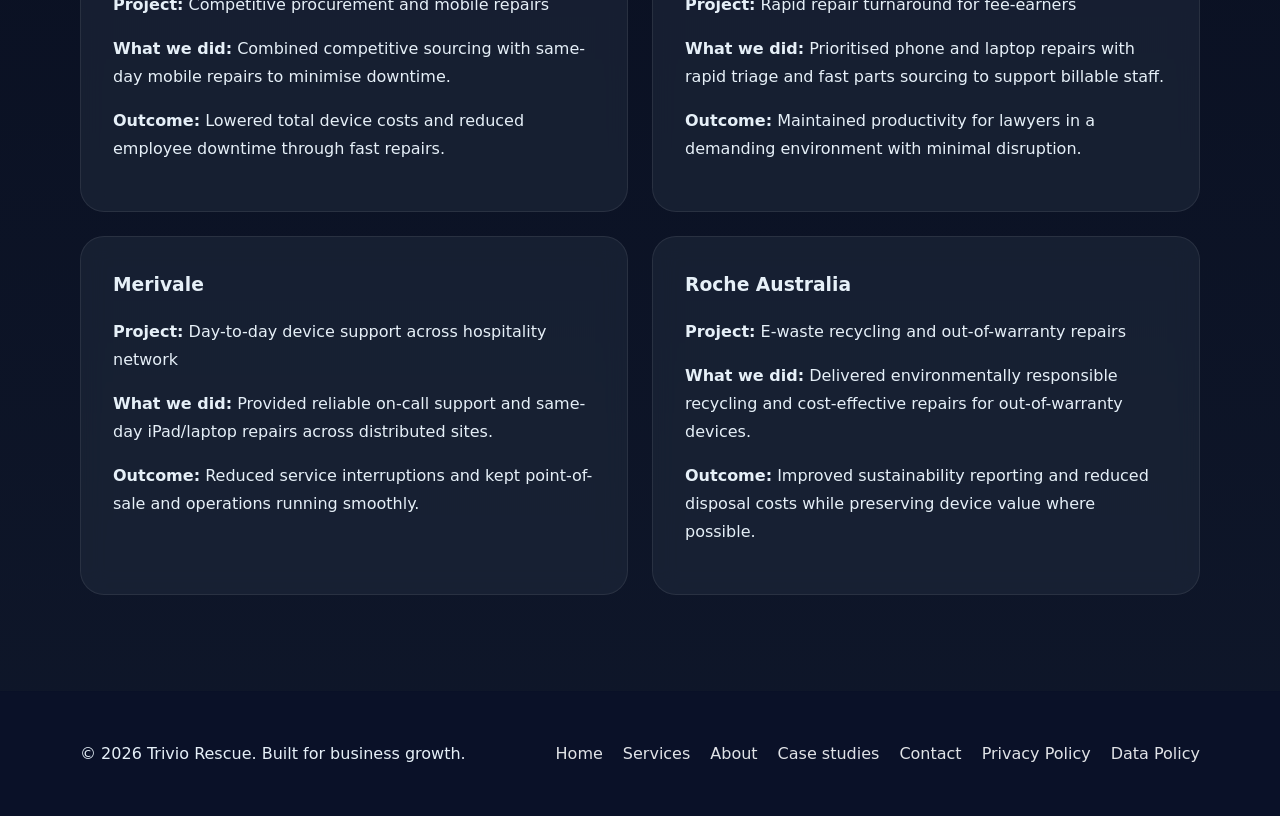
<file: case-studies.html>
<!DOCTYPE html>
<html lang="en">
<head>
  <meta charset="UTF-8">
  <meta name="viewport" content="width=device-width, initial-scale=1.0">
  <title>Case studies | Trivio Rescue</title>
  <meta name="description" content="Explore Trivio Rescue case studies and see how we helped clients grow.">
  <link rel="stylesheet" href="assets/css/styles.css">
</head>
<body>
  <div data-include="partials/header.html"></div>

  <main>
    <section class="hero">
      <div class="container hero-grid">
        <div>
          <span class="eyebrow">Client stories</span>
          <h1>Trusted feedback from growing businesses.</h1>
          <p>See how our clients describe their experience working with Trivio Rescue and the improvements they gained.</p>
          <div class="hero-actions">
            <a href="contact.html" class="btn btn-primary">Get started</a>
            <a href="index.html" class="btn btn-secondary">Back to home</a>
          </div>
        </div>
        <div class="hero-card">
          <p class="stat">Positive outcomes with every project.</p>
          <ul>
            <li>Clear communication</li>
            <li>Reliable execution</li>
            <li>Better customer focus</li>
          </ul>
        </div>
      </div>
    </section>

    <section class="section testimonials-section">
      <div class="container">
        <div class="section-header">
          <p class="eyebrow">Case studies</p>
          <h2>How we helped businesses solve real challenges.</h2>
        </div>
        <div class="testimonials-grid">
          <article class="card">
            <h3>Enel Power Australia</h3>
            <p><strong>Project:</strong> Procurement of Lenovo laptops</p>
            <p><strong>What we did:</strong> Sourced and delivered a combination of new and refurbished Lenovo devices across the fleet.</p>
            <p><strong>Outcome:</strong> Delivered ~ $20,000 in savings and reduced hardware acquisition costs while meeting performance requirements.</p>
          </article>

          <article class="card">
            <h3>Austrade</h3>
            <p><strong>Project:</strong> Repair-first strategy for mobile devices</p>
            <p><strong>What we did:</strong> Performed assessments and prioritised same-day phone repairs to keep teams operational.</p>
            <p><strong>Outcome:</strong> Extended device lifecycles, deferred capital expenditure, and reduced procurement spend.</p>
          </article>

          <article class="card">
            <h3>Diageo Australia</h3>
            <p><strong>Project:</strong> Competitive procurement and mobile repairs</p>
            <p><strong>What we did:</strong> Combined competitive sourcing with same-day mobile repairs to minimise downtime.</p>
            <p><strong>Outcome:</strong> Lowered total device costs and reduced employee downtime through fast repairs.</p>
          </article>

          <article class="card">
            <h3>DLA Piper Australia</h3>
            <p><strong>Project:</strong> Rapid repair turnaround for fee-earners</p>
            <p><strong>What we did:</strong> Prioritised phone and laptop repairs with rapid triage and fast parts sourcing to support billable staff.</p>
            <p><strong>Outcome:</strong> Maintained productivity for lawyers in a demanding environment with minimal disruption.</p>
          </article>

          <article class="card">
            <h3>Merivale</h3>
            <p><strong>Project:</strong> Day-to-day device support across hospitality network</p>
            <p><strong>What we did:</strong> Provided reliable on-call support and same-day iPad/laptop repairs across distributed sites.</p>
            <p><strong>Outcome:</strong> Reduced service interruptions and kept point-of-sale and operations running smoothly.</p>
          </article>

          <article class="card">
            <h3>Roche Australia</h3>
            <p><strong>Project:</strong> E-waste recycling and out-of-warranty repairs</p>
            <p><strong>What we did:</strong> Delivered environmentally responsible recycling and cost-effective repairs for out-of-warranty devices.</p>
            <p><strong>Outcome:</strong> Improved sustainability reporting and reduced disposal costs while preserving device value where possible.</p>
          </article>
        </div>
      </div>
    </section>
  </main>

  <div data-include="partials/footer.html"></div>

  <script src="assets/js/script.js"></script>
</body>
</html>
</file>
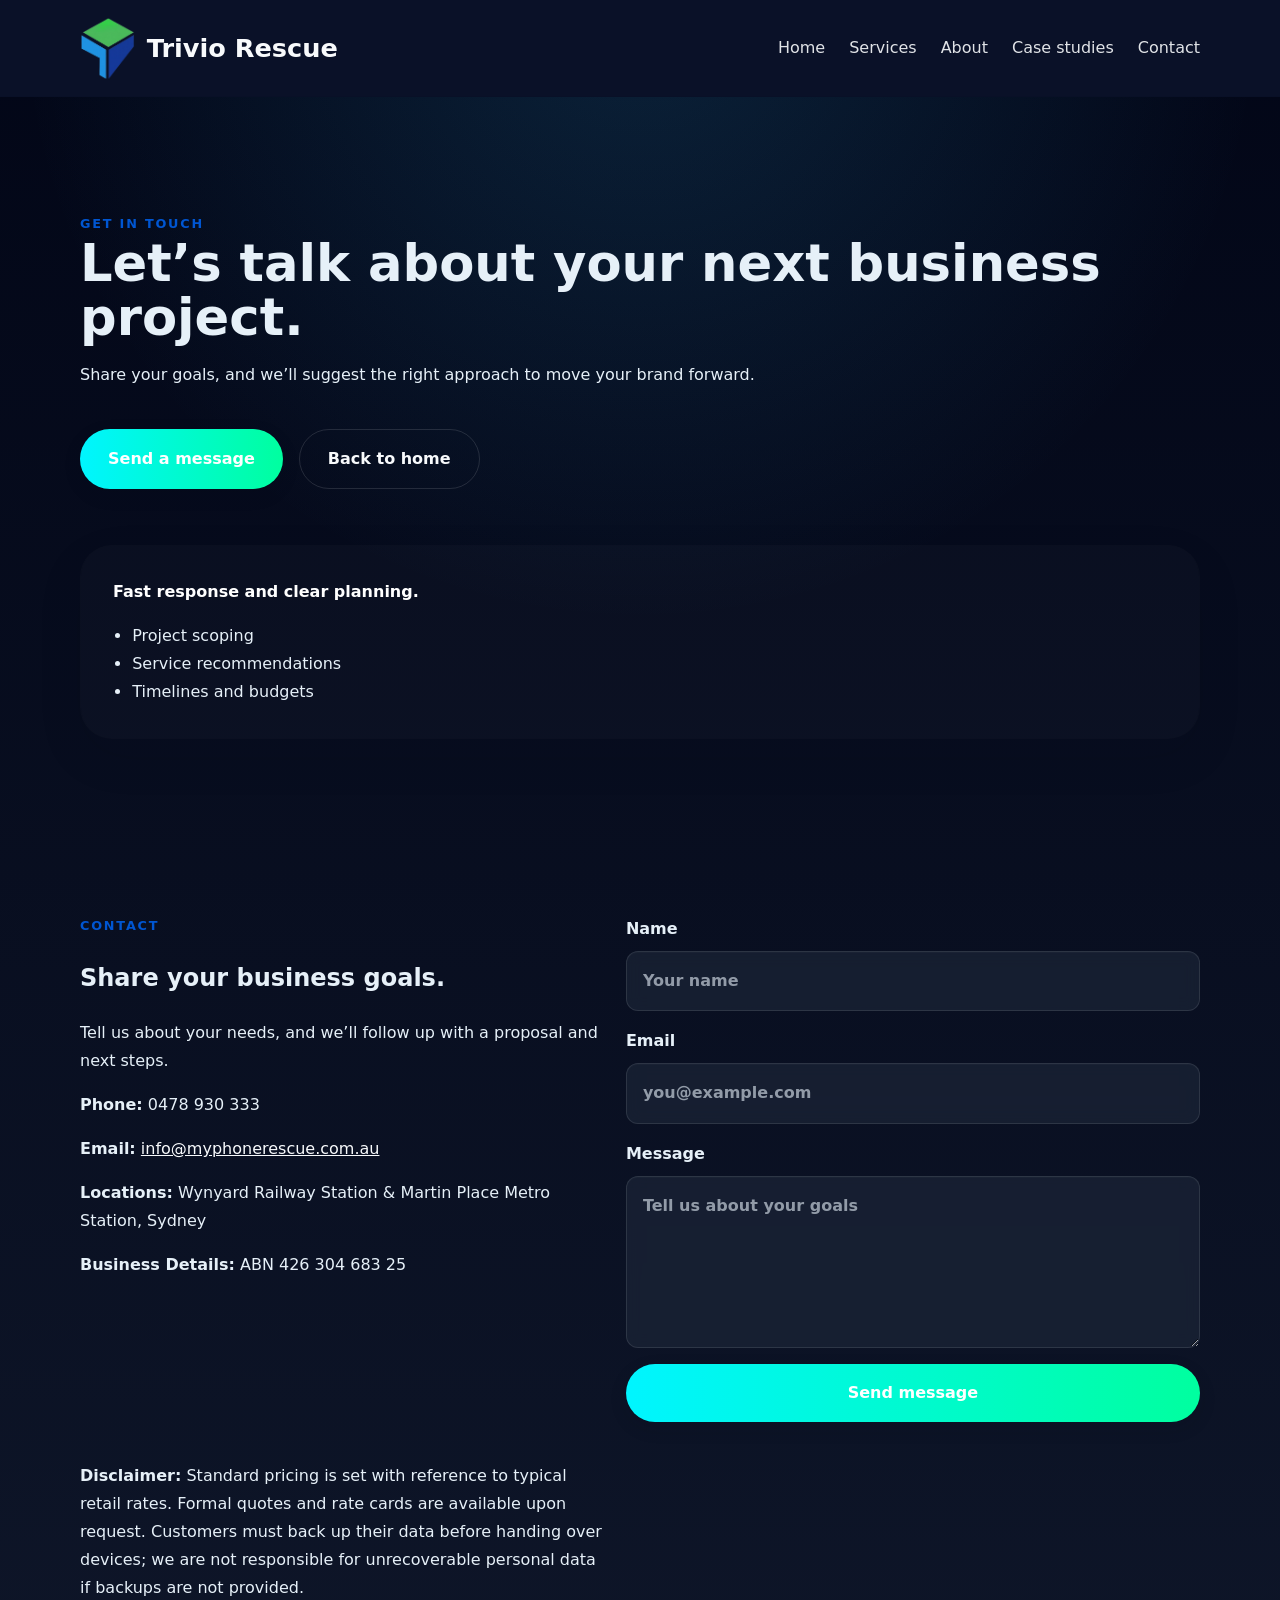
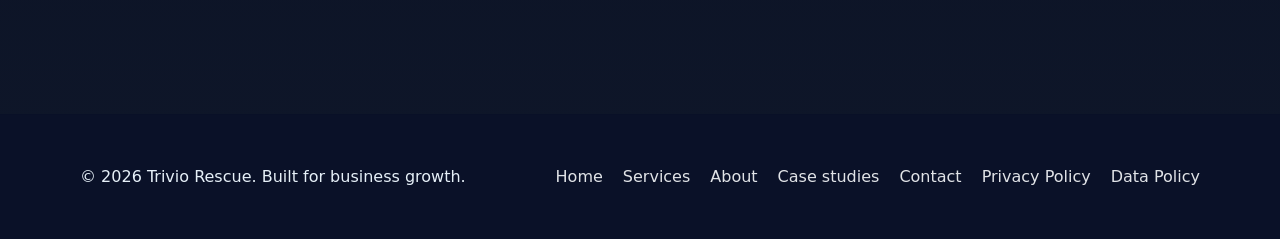
<file: contact.html>
<!DOCTYPE html>
<html lang="en">
<head>
  <meta charset="UTF-8">
  <meta name="viewport" content="width=device-width, initial-scale=1.0">
  <title>Contact | Trivio Rescue</title>
  <meta name="description" content="Contact Trivio Rescue for business services, website projects, and operational support.">
  <link rel="stylesheet" href="assets/css/styles.css">
</head>
<body>
  <div data-include="partials/header.html"></div>

  <main>
    <section class="hero">
      <div class="container hero-grid">
        <div>
          <span class="eyebrow">Get in touch</span>
          <h1>Let’s talk about your next business project.</h1>
          <p>Share your goals, and we’ll suggest the right approach to move your brand forward.</p>
          <div class="hero-actions">
            <a href="#contact-form" class="btn btn-primary">Send a message</a>
            <a href="index.html" class="btn btn-secondary">Back to home</a>
          </div>
        </div>
        <div class="hero-card">
          <p class="stat">Fast response and clear planning.</p>
          <ul>
            <li>Project scoping</li>
            <li>Service recommendations</li>
            <li>Timelines and budgets</li>
          </ul>
        </div>
      </div>
    </section>

    <section id="contact-form" class="section contact-section">
      <div class="container contact-grid">
        <div>
          <p class="eyebrow">Contact</p>
          <h2>Share your business goals.</h2>
          <p>Tell us about your needs, and we’ll follow up with a proposal and next steps.</p>
          <div class="contact-details">
            <p><strong>Phone:</strong> 0478 930 333</p>
            <p><strong>Email:</strong> <a href="mailto:info@myphonerescue.com.au">info@myphonerescue.com.au</a></p>
            <p><strong>Locations:</strong> Wynyard Railway Station &amp; Martin Place Metro Station, Sydney</p>
            <p><strong>Business Details:</strong> ABN 426 304 683 25</p>
          </div>
        </div>

        <div id="form-success" class="form-success" style="display:none;margin-bottom:1rem;padding:0.75rem;border-radius:6px;background:#e6ffed;color:#064e3b">Thanks — your message was sent. We’ll respond shortly.</div>

        <form id="contact-form" class="contact-form" action="https://formspree.io/f/mrpzkobk" method="POST">
          <input type="hidden" name="_subject" value="Website enquiry - Trivio Rescue">
          <input type="hidden" name="_next" value="https://www.triviorescue.com/contact.html?success=1">

          <label>
            Name
            <input type="text" name="name" placeholder="Your name" required>
          </label>
          <label>
            Email
            <input type="email" name="email" placeholder="you@example.com" required>
          </label>
          <label>
            Message
            <textarea name="message" rows="5" placeholder="Tell us about your goals" required></textarea>
          </label>
          <button type="submit" class="btn btn-primary">Send message</button>
        </form>
        <div class="disclaimer">
          <p><strong>Disclaimer:</strong> Standard pricing is set with reference to typical retail rates. Formal quotes and rate cards are available upon request. Customers must back up their data before handing over devices; we are not responsible for unrecoverable personal data if backups are not provided.</p>
        </div>
      </div>
    </section>
  </main>

  <div data-include="partials/footer.html"></div>

  <script>
  // Show simple success message when redirected back with ?success=1
  document.addEventListener('DOMContentLoaded', function(){
    try {
      var params = new URLSearchParams(window.location.search);
      if (params.get('success') === '1') {
        var el = document.getElementById('form-success');
        if (el) el.style.display = 'block';
        // remove query string without reloading
        if (history.replaceState) history.replaceState(null, '', window.location.pathname);
      }
    } catch (e) {
      // ignore
    }
  });
  </script>
  <script src="assets/js/script.js"></script>
</body>
</html>
</file>
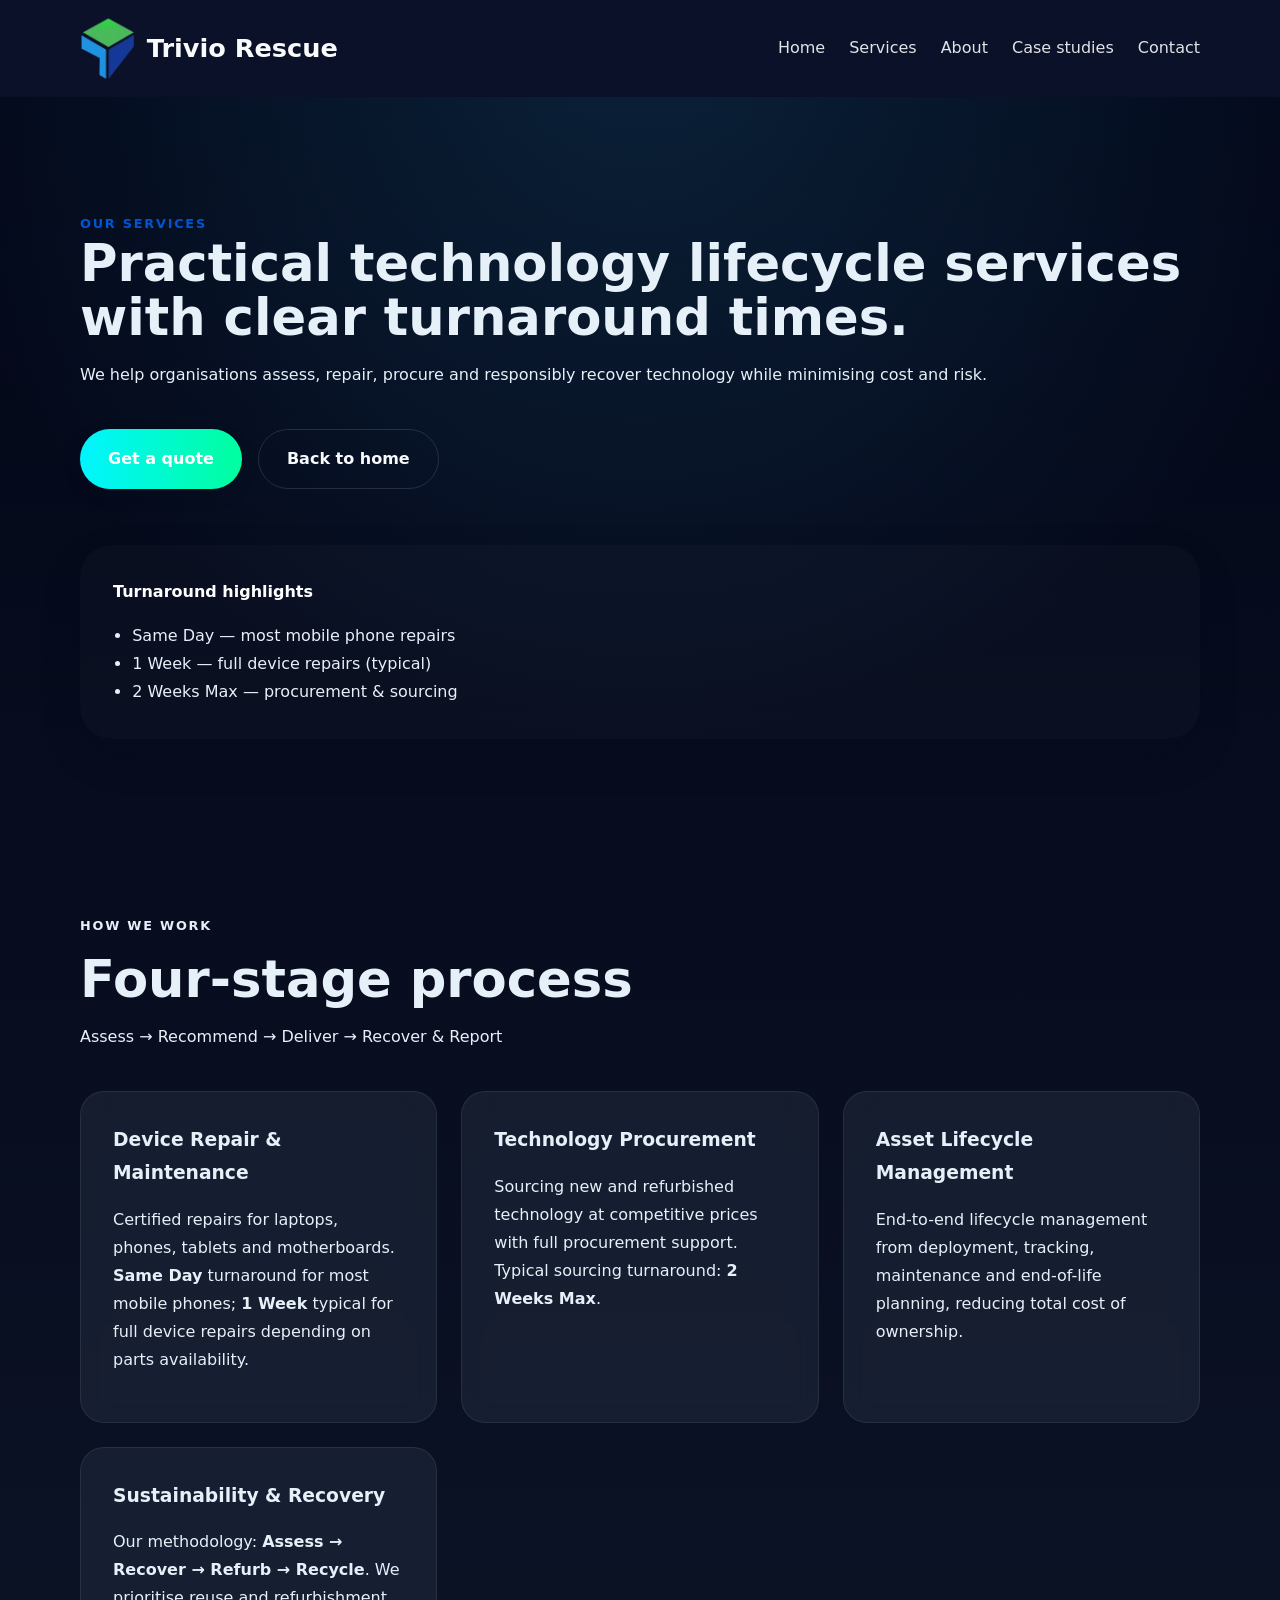
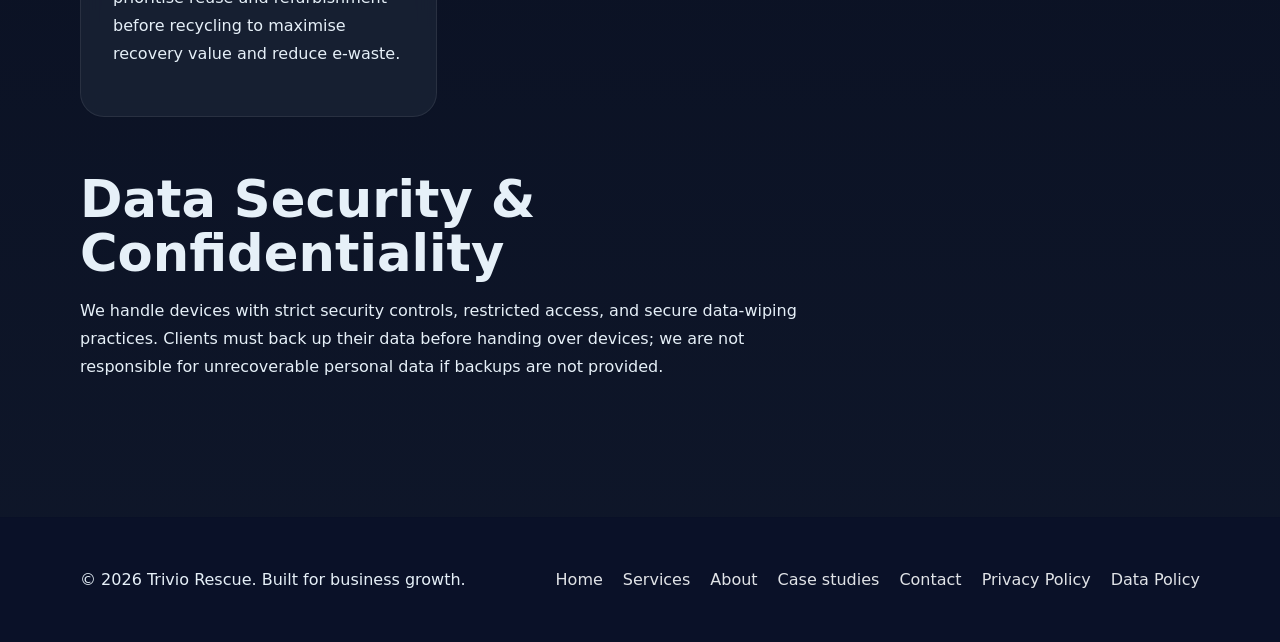
<file: services.html>
<!DOCTYPE html>
<html lang="en">
<head>
  <meta charset="UTF-8">
  <meta name="viewport" content="width=device-width, initial-scale=1.0">
  <title>Services | Trivio Rescue</title>
  <meta name="description" content="Explore Trivio Rescue's business services for strategy, design, and operational support.">
  <link rel="stylesheet" href="assets/css/styles.css">
</head>
<body>
  <div data-include="partials/header.html"></div>

  <main>
    <section class="hero">
      <div class="container hero-grid">
        <div>
          <span class="eyebrow">Our Services</span>
          <h1>Practical technology lifecycle services with clear turnaround times.</h1>
          <p>We help organisations assess, repair, procure and responsibly recover technology while minimising cost and risk.</p>
          <div class="hero-actions">
            <a href="contact.html" class="btn btn-primary">Get a quote</a>
            <a href="index.html" class="btn btn-secondary">Back to home</a>
          </div>
        </div>

        <div class="hero-card">
          <p class="stat">Turnaround highlights</p>
          <ul>
            <li>Same Day — most mobile phone repairs</li>
            <li>1 Week — full device repairs (typical)</li>
            <li>2 Weeks Max — procurement & sourcing</li>
          </ul>
        </div>
      </div>
    </section>

    <section class="section services-section">
      <div class="container">
        <div class="section-header">
          <p class="eyebrow">How We Work</p>
          <h2>Four-stage process</h2>
          <p>Assess → Recommend → Deliver → Recover & Report</p>
        </div>

        <div class="cards-grid">
          <article class="card">
            <h3>Device Repair & Maintenance</h3>
            <p>Certified repairs for laptops, phones, tablets and motherboards. <strong>Same Day</strong> turnaround for most mobile phones; <strong>1 Week</strong> typical for full device repairs depending on parts availability.</p>
          </article>

          <article class="card">
            <h3>Technology Procurement</h3>
            <p>Sourcing new and refurbished technology at competitive prices with full procurement support. Typical sourcing turnaround: <strong>2 Weeks Max</strong>.</p>
          </article>

          <article class="card">
            <h3>Asset Lifecycle Management</h3>
            <p>End-to-end lifecycle management from deployment, tracking, maintenance and end-of-life planning, reducing total cost of ownership.</p>
          </article>

          <article class="card">
            <h3>Sustainability & Recovery</h3>
            <p>Our methodology: <strong>Assess → Recover → Refurb → Recycle</strong>. We prioritise reuse and refurbishment before recycling to maximise recovery value and reduce e-waste.</p>
          </article>
        </div>

        <div class="section-header">
          <h2>Data Security & Confidentiality</h2>
          <p>We handle devices with strict security controls, restricted access, and secure data-wiping practices. Clients must back up their data before handing over devices; we are not responsible for unrecoverable personal data if backups are not provided.</p>
        </div>
      </div>
    </section>
  </main>

  <div data-include="partials/footer.html"></div>

  <script src="assets/js/script.js"></script>
</body>
</html>
</file>
<file: assets/css/styles.css>
:root {
  color-scheme: light;
  /* Enterprise B2B theme */
  --bg: #F8FAFC; /* clean off-white for body */
  --header-bg: #0A1128; /* deep navy for header/footer */
  --surface: #0A1128;
  --surface-2: #081024;
  --text: #0B1220; /* dark text on off-white */
  --muted: #E6F0F8; /* brighter, eye-catching text color */
  --primary: #0056D2; /* vibrant primary blue for buttons */
  --primary-dark: #0041A8;
  --border: rgba(2, 6, 23, 0.06);
  --header-text: #F8FAFC;
  font-family: Inter, system-ui, -apple-system, BlinkMacSystemFont, "Segoe UI", sans-serif;
}

* {
  box-sizing: border-box;
}

html {
  scroll-behavior: smooth;
}

body {
  margin: 0;
  min-height: 100vh;
  /* Reverted to original dark theme background */
  background: radial-gradient(circle at top, rgba(56, 189, 248, 0.15), transparent 32%), linear-gradient(180deg, #020617 0%, #0f172a 100%);
  color: var(--muted);
  line-height: 1.75;
}

img {
  max-width: 100%;
  display: block;
}

button,
input,
textarea {
  font: inherit;
}

.container {
  width: min(1120px, calc(100% - 2rem));
  margin: 0 auto;
}

.site-header {
  position: sticky;
  top: 0;
  z-index: 20;
  backdrop-filter: blur(8px);
  background: var(--header-bg);
  border-bottom: 1px solid var(--border);
  color: var(--header-text);
}

.header-inner {
  display: flex;
  align-items: center;
  justify-content: space-between;
  gap: 1rem;
  padding: 1rem 0;
}

.brand {
  display: flex;
  align-items: center;
  gap: 12px;
  color: var(--header-text);
  font-size: 1.6rem;
  font-weight: 700;
  text-decoration: none;
}

.logo-icon {
  height: 64px;
  width: auto;
}

.nav-links {
  display: flex;
  gap: 1.5rem;
  flex-wrap: wrap;
}

.nav-links a,
.footer-nav a {
  color: var(--header-text);
  opacity: 0.9;
  text-decoration: none;
  transition: color 200ms ease, opacity 200ms ease;
}

.nav-links a:hover,
.footer-nav a:hover {
  color: white;
}

.menu-toggle {
  display: none;
  background: rgba(30, 41, 59, 0.9);
  border: 1px solid rgba(94, 234, 212, 0.45);
  color: var(--header-text);
  padding: 0.75rem 1rem;
  border-radius: 6px;
  cursor: pointer;
  font-weight: 700;
  box-shadow: 0 6px 16px rgba(2, 6, 23, 0.25);
  transition: background 180ms ease, border-color 180ms ease, transform 180ms ease;
}

.menu-toggle:hover,
.menu-toggle:focus-visible {
  background: rgba(0, 86, 210, 0.55);
  border-color: #00F5FF;
}

.menu-toggle:focus-visible {
  outline: 2px solid #00F5FF;
  outline-offset: 3px;
}

.menu-icon {
  display: grid;
  gap: 3px;
  width: 16px;
}

.menu-icon span {
  display: block;
  width: 16px;
  height: 2px;
  background: currentColor;
  transition: transform 180ms ease, opacity 180ms ease;
}

.menu-toggle[aria-expanded="true"] .menu-icon span:nth-child(1) {
  transform: translateY(5px) rotate(45deg);
}

.menu-toggle[aria-expanded="true"] .menu-icon span:nth-child(2) {
  opacity: 0;
}

.menu-toggle[aria-expanded="true"] .menu-icon span:nth-child(3) {
  transform: translateY(-5px) rotate(-45deg);
}

.hero {
  padding: 7rem 0 5rem;
}

.hero-grid {
  display: grid;
  grid-template-columns: 1fr; /* stack vertically */
  gap: 3.5rem;
  align-items: start;
}

.hero-grid > .reveal:first-child {
  max-width: 900px;
  padding: 0.5rem 0;
}

.value-prop-card {
  grid-column: 1 / -1; /* span full width */
  width: 100%;
  background: rgba(30, 41, 59, 0.6); /* translucent dark for glassmorphism */
  -webkit-backdrop-filter: blur(12px);
  backdrop-filter: blur(12px);
  border: 1px solid rgba(255, 255, 255, 0.08);
  color: #F8FAFC; /* light text inside */
  padding: 1.75rem 1.5rem;
  border-radius: 12px;
  box-shadow: 0 18px 40px rgba(2, 6, 23, 0.45);
  display: grid;
  grid-template-columns: 1fr 1fr; /* two equal columns for content */
  gap: 1.5rem;
  align-items: start;
}

.value-prop-card h3 {
  grid-column: 1 / -1;
  color: #F8FAFC;
  margin-bottom: 0.5rem;
}

.value-bento {
  display: grid;
  grid-template-columns: repeat(3, minmax(0, 1fr));
  grid-template-areas:
    "heading heading heading"
    "one one four"
    "three two four"
    "five five five";
  grid-auto-rows: minmax(0, auto);
  row-gap: 1.35rem;
  column-gap: 0.85rem;
  width: 100%;
}

.bento-heading {
  grid-area: heading;
  grid-column: 1 / -1;
  max-width: 760px;
  padding: 1.25rem 0 1.35rem;
  border-bottom: 1px solid rgba(114, 244, 213, 0.16);
}

.bento-heading .eyebrow {
  color: #72f4d5;
  margin-bottom: 0.9rem;
}

.bento-heading h2 {
  max-width: 28ch;
  margin: 0;
  color: #f8fafc;
  font-size: clamp(1.8rem, 3vw, 2.75rem);
  line-height: 1.1;
}

.bento-tile {
  position: relative;
  display: flex;
  min-height: 205px;
  flex-direction: column;
  justify-content: space-between;
  overflow: hidden;
  padding: 1.5rem;
  border: 1px solid rgba(114, 244, 213, 0.18);
  border-radius: 14px;
  transition: transform 260ms ease, border-color 260ms ease, box-shadow 260ms ease;
}

.bento-tile:hover {
  transform: translateY(-4px);
  border-color: rgba(114, 244, 213, 0.65);
  box-shadow: 0 18px 36px rgba(2, 6, 23, 0.28);
}

.bento-tile-wide {
  grid-column: span 2;
}

.bento-tile-position-1 {
  grid-area: one;
}

.bento-tile-position-2 {
  grid-area: two;
  min-height: 260px;
}

.bento-tile-position-3 {
  grid-area: three;
}

.bento-tile-position-4 {
  grid-area: four;
}

.bento-tile-position-5 {
  grid-area: five;
}

.bento-tile-tall {
  grid-row: span 2;
  min-height: 405px;
}

.bento-tile-light {
  background: linear-gradient(135deg, #12243a 0%, #0c182a 100%);
  color: #f8fafc;
}

.bento-tile-dark {
  background: linear-gradient(135deg, #071521 0%, #020617 100%);
  color: #f8fafc;
}

.bento-copy {
  position: relative;
  z-index: 2;
  max-width: 34rem;
}

.bento-label {
  display: block;
  margin-bottom: 0.65rem;
  color: #0b8f82;
  font-family: "Courier New", monospace;
  font-size: 0.68rem;
  font-weight: 700;
  letter-spacing: 0.1em;
  text-transform: uppercase;
}

.bento-tile-dark .bento-label {
  color: #72f4d5;
}

.bento-tile h3 {
  margin: 0 0 0.5rem;
  font-size: clamp(1.2rem, 2vw, 1.55rem);
  line-height: 1.1;
}

.bento-tile p {
  max-width: 42ch;
  margin: 0;
  color: #a8bacb;
  font-size: 0.9rem;
  line-height: 1.55;
}

.bento-tile-dark p {
  color: #94a3b8;
}

.bento-number {
  position: absolute;
  right: -0.25rem;
  bottom: -1.3rem;
  color: rgba(114, 244, 213, 0.08);
  font-size: 8rem;
  font-weight: 800;
  line-height: 1;
  pointer-events: none;
}

.bento-tile-dark .bento-number {
  color: rgba(148, 163, 184, 0.1);
}

.bento-visual {
  position: absolute;
  z-index: 1;
  pointer-events: none;
}

.bento-visual-device {
  top: 1.25rem;
  right: 2rem;
  width: 10rem;
  height: 7rem;
  transform: rotate(-12deg);
}

.bento-visual-device span,
.bento-visual-device i,
.bento-visual-device b {
  position: absolute;
  display: block;
  border: 2px solid rgba(0, 143, 130, 0.25);
  border-radius: 8px;
  background: rgba(0, 143, 130, 0.06);
}

.bento-visual-device span { inset: 0 1.5rem 1rem 0; }
.bento-visual-device i { inset: 0.8rem 0.75rem 0.2rem 0.75rem; }
.bento-visual-device b { inset: 1.6rem 0 0 1.5rem; }

.bento-visual-stack {
  position: relative;
  top: auto;
  right: auto;
  left: auto;
  display: grid;
  gap: 0.5rem;
  width: calc(100% - 1rem);
  margin: 0.5rem 0 2rem;
  transform: rotate(-5deg);
}

.bento-visual-stack span {
  display: block;
  padding: 0.75rem 1rem;
  border: 1px solid rgba(114, 244, 213, 0.32);
  border-radius: 8px;
  color: #72f4d5;
  font-family: "Courier New", monospace;
  font-size: 0.7rem;
  font-weight: 700;
  letter-spacing: 0.12em;
}

.bento-visual-stack span:nth-child(2) { transform: translateX(1rem); background: rgba(114, 244, 213, 0.08); }
.bento-visual-stack span:nth-child(3) { transform: translateX(2rem); background: rgba(114, 244, 213, 0.14); }

.bento-visual-network {
  position: relative;
  top: auto;
  right: auto;
  left: auto;
  display: grid;
  gap: 0.45rem;
  width: calc(100% - 1rem);
  margin: 0.5rem 0 2rem;
}

.bento-visual-network span {
  display: block;
  padding: 0.55rem 0.75rem;
  border: 1px solid rgba(114, 244, 213, 0.28);
  border-radius: 5px;
  color: #a8bacb;
  font-family: "Courier New", monospace;
  font-size: 0.6rem;
  font-weight: 700;
  letter-spacing: 0.09em;
}

.bento-visual-network span:nth-child(2) { margin-left: 1rem; color: #72f4d5; background: rgba(114, 244, 213, 0.07); }
.bento-visual-network span:nth-child(3) { margin-left: 2rem; background: rgba(114, 244, 213, 0.12); }

.bento-visual-support {
  top: 1.25rem;
  right: 1.5rem;
  display: grid;
  width: 7.5rem;
  height: 6rem;
  grid-template-columns: 1fr 1fr;
  align-items: end;
  padding: 0.8rem;
  border: 1px solid rgba(114, 244, 213, 0.3);
  border-radius: 10px;
  background: rgba(114, 244, 213, 0.08);
  transform: rotate(4deg);
}

.bento-tile-position-3 .bento-visual-support {
  position: relative;
  top: auto;
  right: auto;
  margin: 0 0 1.5rem auto;
}

.bento-tile-position-3 {
  display: grid;
  align-content: start;
  gap: 0;
}

.bento-tile-position-3 .bento-visual-support {
  grid-row: 2;
  margin: 2rem 0 0 auto;
}

.bento-tile-position-3 .bento-copy {
  grid-row: 1;
}

.bento-tile-position-4 .bento-copy {
  order: 1;
}

.bento-tile-position-4 {
  justify-content: flex-start;
}

.bento-tile-position-4 .bento-visual-stack {
  order: 2;
  margin: 3rem 0 0;
}

.bento-visual-support strong {
  color: #72f4d5;
  font-size: 2rem;
  line-height: 1;
}

.bento-visual-support span,
.bento-visual-support i {
  color: #a8bacb;
  font-family: "Courier New", monospace;
  font-size: 0.55rem;
  font-style: normal;
  font-weight: 700;
  letter-spacing: 0.08em;
}

.bento-visual-support i {
  grid-column: 1 / -1;
  padding-top: 0.5rem;
  border-top: 1px solid rgba(114, 244, 213, 0.25);
  line-height: 1.35;
}

.bento-pipeline {
  display: flex;
  align-items: center;
  gap: 0.45rem;
  margin-bottom: 1.3rem;
  color: #0b1220;
  font-family: "Courier New", monospace;
  font-size: 0.62rem;
  font-weight: 700;
}

.bento-pipeline span {
  padding: 0.4rem 0.45rem;
  border: 1px solid rgba(114, 244, 213, 0.34);
  border-radius: 4px;
  color: #dbeafe;
}

.bento-pipeline i {
  width: 1rem;
  height: 1px;
  background: #72f4d5;
}

.bento-visual-orbit {
  top: 1.2rem;
  right: 2rem;
  width: 8rem;
  height: 8rem;
  border: 1px solid rgba(0, 143, 130, 0.4);
  border-radius: 50%;
}

.bento-visual-orbit::before,
.bento-visual-orbit::after {
  position: absolute;
  inset: 1rem;
  border: 1px dashed rgba(0, 143, 130, 0.5);
  border-radius: 50%;
  content: "";
}

.bento-visual-orbit::after { inset: 2rem; border-style: solid; }
.bento-visual-orbit span { position: absolute; inset: 3.25rem 0; color: #72f4d5; font-family: "Courier New", monospace; font-size: 0.6rem; font-weight: 700; text-align: center; }

.value-list {
  grid-column: 1 / 2;
  list-style: none;
  margin: 0;
  padding: 0;
  color: #E6F0F8;
  display: block;
}

.value-list li {
  margin: 0 0 0.9rem 0;
  padding-left: 0.9rem;
  position: relative;
  line-height: 1.35;
}

.value-list li::before {
  content: '✔';
  position: absolute;
  left: 0;
  top: 0.1rem;
  font-size: 0.9rem;
  font-weight: 900;
  /* gradient for checkmark */
  background: linear-gradient(90deg, #00F5FF 0%, #00FF9F 100%);
  -webkit-background-clip: text;
  background-clip: text;
  -webkit-text-fill-color: transparent;
}

.onboarding {
  grid-column: 2 / 3;
  color: #E6F0F8;
}

.onboarding h4 {
  margin-top: 0;
  color: #F8FAFC;
}

.onboarding ol {
  list-style: none;
  margin: 0;
  padding: 0;
  position: relative;
}

.onboarding ol li {
  position: relative;
  padding-left: 3rem;
  margin-bottom: 1rem;
}

.onboarding ol li::before {
  content: counter(step);
  counter-increment: step;
  position: absolute;
  left: 0;
  top: 0;
  width: 2rem;
  height: 2rem;
  border-radius: 50%;
  background: linear-gradient(90deg, #00F5FF 0%, #00FF9F 100%);
  color: #04111a;
  display: flex;
  align-items: center;
  justify-content: center;
  font-weight: 800;
}

.onboarding ol::before {
  content: '';
  position: absolute;
  left: 0.9rem;
  top: 1.25rem;
  bottom: 0;
  width: 2px;
  background: rgba(255,255,255,0.04);
}

/* reset counter for onboarding */
.onboarding ol { counter-reset: step; }

@media (max-width: 900px) {
  .value-prop-card {
    grid-template-columns: 1fr;
  }
  .value-list,
  .onboarding {
    grid-column: 1 / -1;
  }

  .value-bento {
    grid-template-columns: 1fr;
    grid-template-areas:
      "heading"
      "one"
      "three"
      "two"
      "four"
      "five";
  }

  .bento-tile-wide {
    grid-column: auto;
  }

  .bento-tile-tall {
    grid-row: auto;
    min-height: 260px;
  }
}

.eyebrow {
  margin: 0 0 1rem;
  color: var(--primary);
  font-weight: 700;
  text-transform: uppercase;
  letter-spacing: 0.14em;
  font-size: 0.8rem;
}

.hero h1,
.section-header h2 {
  margin: 0;
  font-size: clamp(2.5rem, 4vw, 4rem);
  line-height: 1.05;
}

.hero .lead {
  max-width: 650px;
  margin: 1.4rem 0 0;
  font-size: clamp(1.05rem, 1.8vw, 1.3rem);
  line-height: 1.55;
}

.gradient-text {
  background: linear-gradient(90deg, #00F5FF 0%, #00FF9F 100%);
  -webkit-background-clip: text;
  background-clip: text;
  -webkit-text-fill-color: transparent;
  display: inline-block;
  font-weight: 800;
}

.hero p,
.section-header p,
.card p,
.feature-list p,
footer p,
.contact-form label {
  color: var(--muted);
}

.hero-actions {
  display: flex;
  flex-wrap: wrap;
  gap: 1rem;
  margin-top: 2.5rem;
}

/* Trust indicator badges */
.trust-indicators {
  display: flex;
  gap: 0.75rem;
  align-items: center;
  flex-wrap: wrap;
  margin-top: 1.25rem;
}

.trust-item {
  display: inline-flex;
  flex-direction: column;
  align-items: center;
  justify-content: center;
  border-radius: 50px;
  background: rgba(30, 41, 59, 0.6);
  -webkit-backdrop-filter: blur(12px);
  backdrop-filter: blur(12px);
  border: 1px solid rgba(255, 255, 255, 0.08);
  padding: 0.5rem 0.9rem;
  min-width: 10ch;
  text-align: center;
}

.trust-item strong {
  display: block;
  font-size: 0.85rem;
  font-weight: 800;
  color: rgba(248, 250, 252, 0.95);
  line-height: 1;
}

.trust-item span {
  display: block;
  font-size: 0.72rem;
  font-weight: 700;
  color: rgba(203, 213, 225, 0.85);
  margin-top: 0.125rem;
}

.btn {
  position: relative;
  overflow: hidden;
  display: inline-flex;
  align-items: center;
  justify-content: center;
  border: none;
  border-radius: 999px;
  padding: 0.95rem 1.75rem;
  font-weight: 700;
  text-decoration: none;
  cursor: pointer;
  transition: transform 220ms ease, box-shadow 220ms ease, border-color 220ms ease;
}

.btn-primary {
  isolation: isolate;
  background: linear-gradient(90deg, #00F5FF 0%, #00FF9F 100%);
  color: white;
  border: none;
  box-shadow: 0 6px 18px rgba(2, 6, 23, 0.12);
  animation: heroButtonFloat 5s ease-in-out infinite;
}

.btn-primary::after {
  position: absolute;
  z-index: -1;
  top: -40%;
  left: -80%;
  width: 45%;
  height: 180%;
  background: rgba(255, 255, 255, 0.35);
  content: "";
  transform: skewX(-20deg);
  transition: left 520ms ease;
}

.btn-primary:hover {
  transform: translateY(-3px) scale(1.02);
  text-shadow: 0 6px 22px rgba(0, 245, 159, 0.12);
  box-shadow: 0 12px 36px rgba(0, 255, 159, 0.2);
}

.btn-primary:hover::after {
  left: 135%;
}

.btn-secondary {
  border: 1px solid rgba(255, 255, 255, 0.12);
  color: var(--header-text);
  background: transparent;
  transition: all 0.25s ease;
}

@keyframes heroButtonFloat {
  0%, 100% { transform: translateY(0); }
  50% { transform: translateY(-2px); }
}

.btn-secondary:hover {
  background: rgba(2, 6, 23, 0.5);
  border-color: rgba(255, 255, 255, 0.18);
  box-shadow: 0 10px 30px rgba(0, 255, 159, 0.06);
  transform: translateY(-2px);
}

.hero-card {
  background: rgba(255, 255, 255, 0.02);
  border: 1px solid var(--border);
  border-radius: 32px;
  padding: 2rem;
  box-shadow: 0 18px 48px rgba(2, 6, 23, 0.08);
}

.hero-card .stat {
  margin: 0 0 1rem;
  font-weight: 700;
  color: white;
}

.hero-card ul {
  margin: 0;
  padding-left: 1.2rem;
  color: var(--muted);
}

.section {
  padding: 6rem 0;
}

.section-header {
  max-width: 720px;
  margin-bottom: 2.5rem;
}

.about-section > .container > .section-header {
  max-width: 980px;
}

.about-section > .container > .section-header h2 {
  max-width: 900px;
  font-size: clamp(2rem, 3.5vw, 3.25rem);
  line-height: 1.18;
}

.cards-grid,
.testimonials-grid,
.about-grid,
.contact-grid,
.content-grid {
  display: grid;
  gap: 1.5rem;
}

.cards-grid {
  grid-template-columns: repeat(3, minmax(0, 1fr));
  grid-auto-rows: minmax(0, auto);
  margin-bottom: 3.5rem; /* increased spacing to separate from Data Security section */
}

.section-header.card {
  margin-top: 2rem; /* extra breathing room when section header is styled as a card */
}

.card {
  background: rgba(30, 41, 59, 0.6);
  -webkit-backdrop-filter: blur(12px);
  backdrop-filter: blur(12px);
  border: 1px solid rgba(255, 255, 255, 0.08);
  border-radius: 24px;
  padding: 2rem;
  transition: box-shadow 220ms ease, transform 220ms ease, border-color 180ms ease;
}

.card:hover {
  transform: translateY(-4px);
  border-color: rgba(255, 255, 255, 0.2);
  box-shadow: 0 10px 30px -10px rgba(16, 185, 129, 0.15); /* subtle emerald glow */
}

/* Reveal animation utilities */
.reveal {
  opacity: 0;
  transform: translateY(30px);
  transition: all 0.8s cubic-bezier(0.5, 0, 0, 1);
}

.reveal.active {
  opacity: 1;
  transform: translateY(0);
}

.card h3 {
  margin-top: 0;
  margin-bottom: 1rem;
}

.about-grid {
  grid-template-columns: 1fr 0.9fr;
  align-items: center;
}

.content-grid {
  grid-template-columns: 1fr 0.9fr;
  gap: 1.5rem;
  align-items: start;
}

.about-content-grid {
  align-items: start;
}

.about-side-column {
  display: grid;
  gap: 1.5rem;
}

.about-backed-section {
  display: grid;
  grid-template-columns: minmax(0, 1fr) 230px;
  gap: 2rem;
  align-items: start;
  margin-top: 1.5rem;
}

.about-backed-copy {
  min-width: 0;
  text-align: justify;
}

.about-backed-logo {
  display: block;
  width: 100%;
  height: auto;
  max-height: 190px;
  object-fit: contain;
  object-position: center;
  margin: 0.25rem 0 0;
}

.feature-list {
  display: grid;
  gap: 1rem;
}

.feature-list h3 {
  margin: 0 0 0.5rem;
}

.testimonials-grid {
  grid-template-columns: repeat(2, minmax(0, 1fr));
}

.case-study {
  display: flex;
  flex-direction: column;
  gap: 1.5rem;
}

.case-study-header {
  display: flex;
  justify-content: space-between;
  gap: 1rem;
  padding-bottom: 1.25rem;
  border-bottom: 1px solid rgba(255, 255, 255, 0.1);
}

.case-study-number,
.case-study-meta {
  margin: 0;
  color: #72f4d5;
  font-size: 0.75rem;
  font-weight: 700;
  letter-spacing: 0.08em;
  line-height: 1.45;
  text-transform: uppercase;
}

.case-study h3 {
  margin: 0.45rem 0 0;
  font-size: 1.55rem;
  line-height: 1.15;
}

.case-study-meta {
  max-width: 18ch;
  color: rgba(230, 240, 248, 0.72);
  letter-spacing: 0;
  text-align: right;
  text-transform: none;
}

.case-study-body {
  display: grid;
  grid-template-columns: repeat(2, minmax(0, 1fr));
  gap: 1.25rem;
}

.case-study h4 {
  margin: 0 0 0.45rem;
  color: #f8fafc;
  font-size: 0.78rem;
  letter-spacing: 0.1em;
  text-transform: uppercase;
}

.case-study p {
  margin: 0;
}

.case-study-results {
  padding: 1.25rem;
  background: rgba(2, 6, 23, 0.28);
  border-left: 2px solid #00f5ff;
}

.case-study-results ul {
  display: grid;
  gap: 0.55rem;
  margin: 0;
  padding: 0;
  list-style: none;
}

.case-study-results li::before {
  content: "✓";
  margin-right: 0.55rem;
  color: #72f4d5;
  font-weight: 800;
}

.case-study-outcome {
  padding-top: 1rem;
  border-top: 1px solid rgba(255, 255, 255, 0.1);
  color: #f8fafc !important;
}

.case-study-outcome strong {
  color: #72f4d5;
}

.testimonials-grid blockquote {
  margin: 0;
  background: rgba(255, 255, 255, 0.02);
  border: 1px solid var(--border);
  border-radius: 24px;
  padding: 2rem;
}

blockquote p {
  margin: 0 0 1.25rem;
  color: var(--text);
}

blockquote cite {
  color: var(--muted);
  font-style: normal;
}

.contact-grid {
  grid-template-columns: 1fr 1.1fr;
  align-items: start;
}

.contact-grid > #form-success,
.contact-grid > .contact-form {
  grid-column: 2;
}

.contact-form {
  display: grid;
  gap: 1rem;
}

.contact-form .form-success {
  grid-column: 1 / -1;
}

.contact-form label {
  display: grid;
  gap: 0.5rem;
  font-weight: 600;
}

.contact-form input,
.contact-form textarea,
.contact-form select {
  background: rgba(30, 41, 59, 0.6);
  -webkit-backdrop-filter: blur(8px);
  backdrop-filter: blur(8px);
  border: 1px solid rgba(255, 255, 255, 0.10);
  border-radius: 12px;
  color: #E6F0F8;
  padding: 0.95rem 1rem;
  transition: border-color 180ms ease, box-shadow 200ms ease, transform 150ms ease;
  box-shadow: inset 0 1px 0 rgba(255,255,255,0.02);
}

.contact-form input::placeholder,
.contact-form textarea::placeholder {
  color: rgba(230, 240, 248, 0.6);
}

.contact-form input:focus,
.contact-form textarea:focus,
.contact-form select:focus {
  outline: none;
  border-color: var(--primary);
  box-shadow: 0 10px 30px rgba(0, 86, 210, 0.10), 0 0 0 4px rgba(0, 86, 210, 0.06);
  transform: translateY(-1px);
}

.contact-form label {
  color: #E6F0F8;
}

.contact-details a {
  color: #F8FAFC;
}

.site-footer {
  border-top: 1px solid var(--border);
  padding: 2rem 0;
  background: var(--header-bg);
  color: var(--header-text);
}

.footer-inner {
  display: flex;
  align-items: center;
  justify-content: space-between;
  flex-wrap: wrap;
  gap: 1rem;
}

.footer-nav {
  display: flex;
  gap: 1.25rem;
}

@media (max-width: 900px) {
  .hero-grid,
  .about-grid,
  .cards-grid,
  .testimonials-grid,
  .contact-grid,
  .content-grid {
    grid-template-columns: 1fr;
  }

  .contact-grid > #form-success,
  .contact-grid > .contact-form {
    grid-column: 1;
  }

  .about-backed-section {
    grid-template-columns: 1fr;
  }

  .about-backed-logo {
    width: min(180px, 100%);
    justify-self: center;
  }

  .hero {
    padding-top: 4rem;
  }
}

/* About preview section */
.about-preview {
  padding: 4rem 0;
  background: #1E293B; /* slightly different from hero to separate sections */
  color: #E6F0F8;
}

.about-section {
  padding-top: 3rem;
}

.about-grid {
  display: grid;
  grid-template-columns: 1fr 1fr;
  gap: 2rem;
  align-items: center;
}

.about-text p,
.about-text h2 {
  color: #E6F0F8;
}

.about-text .btn {
  margin-top: 1rem;
}

.about-image {
  position: relative;
  aspect-ratio: 16 / 10;
  overflow: hidden;
  border-radius: 12px;
  border: 1px solid rgba(94, 234, 212, 0.18);
  box-shadow: 0 20px 40px rgba(2, 6, 23, 0.32);
}

.about-image img {
  width: 100%;
  height: 100%;
  object-fit: cover;
  object-position: center top;
  filter: brightness(0.78) saturate(0.82);
  transform: scale(1.06);
}

.about-image::after {
  content: '';
  position: absolute;
  inset: 0;
  pointer-events: none;
  background: linear-gradient(135deg, rgba(10, 17, 40, 0.5), rgba(10, 17, 40, 0.08) 55%, rgba(10, 17, 40, 0.42));
}

@media (max-width: 900px) {
  .about-grid {
    grid-template-columns: 1fr;
  }
  .about-image {
    aspect-ratio: 16 / 9;
  }
}

@media (max-width: 720px) {
  .header-inner {
    flex-direction: row;
    flex-wrap: wrap;
    align-items: center;
  }

  .brand {
    font-size: 1.35rem;
  }

  .logo-icon {
    height: 52px;
  }

  .menu-toggle {
    display: inline-flex;
    align-items: center;
    justify-content: center;
    gap: 0.5rem;
    min-width: 44px;
    min-height: 44px;
    margin-left: auto;
    padding: 0.5rem 0.75rem;
    border-radius: 6px;
  }

  .nav-links {
    display: none;
    order: 3;
    flex-basis: 100%;
  }

  .nav-links.open {
    display: flex;
    flex-direction: column;
    width: 100%;
    gap: 0.35rem;
    margin-top: 0.75rem;
    padding: 0.5rem;
    background: rgba(15, 23, 42, 0.88);
    border: 1px solid rgba(94, 234, 212, 0.22);
    border-radius: 8px;
    box-shadow: 0 16px 32px rgba(2, 6, 23, 0.35);
  }

  .nav-links.open a {
    display: flex;
    align-items: center;
    min-height: 44px;
    padding: 0.65rem 0.75rem;
    border-left: 2px solid transparent;
    border-radius: 4px;
  }

  .nav-links.open a:hover,
  .nav-links.open a:focus-visible {
    background: rgba(0, 86, 210, 0.28);
    border-left-color: #00F5FF;
    outline: none;
  }

  .footer-nav {
    flex-wrap: wrap;
    gap: 0.65rem 1rem;
  }
}

/* Improved skip-link: visually hidden until focused, subtle modern styling */
.skip-link {
  position: absolute;
  left: -9999px;
  top: auto;
  width: 1px;
  height: 1px;
  overflow: hidden;
  clip: rect(1px, 1px, 1px, 1px);
  clip-path: inset(50%);
  white-space: nowrap;
}
.skip-link:focus,
.skip-link:active {
  position: fixed;
  left: 1rem;
  top: 1rem;
  width: auto;
  height: auto;
  padding: 0.5rem 0.75rem;
  background: rgba(10,17,40,0.95);
  color: #F8FAFC;
  border-radius: 8px;
  z-index: 9999;
  box-shadow: 0 8px 30px rgba(2,6,23,0.6);
  clip: auto;
  clip-path: none;
}

@media (max-width: 720px) {
  .hero {
    padding-top: 4.5rem;
  }

  .hero-grid {
    gap: 2.75rem;
  }

  .hero-actions {
    gap: 0.75rem;
  }

}

@media (prefers-reduced-motion: reduce) {
  *,
  *::before,
  *::after {
    animation-duration: 0.01ms !important;
    animation-iteration-count: 1 !important;
    scroll-behavior: auto !important;
    transition-duration: 0.01ms !important;
  }
}
</file>
